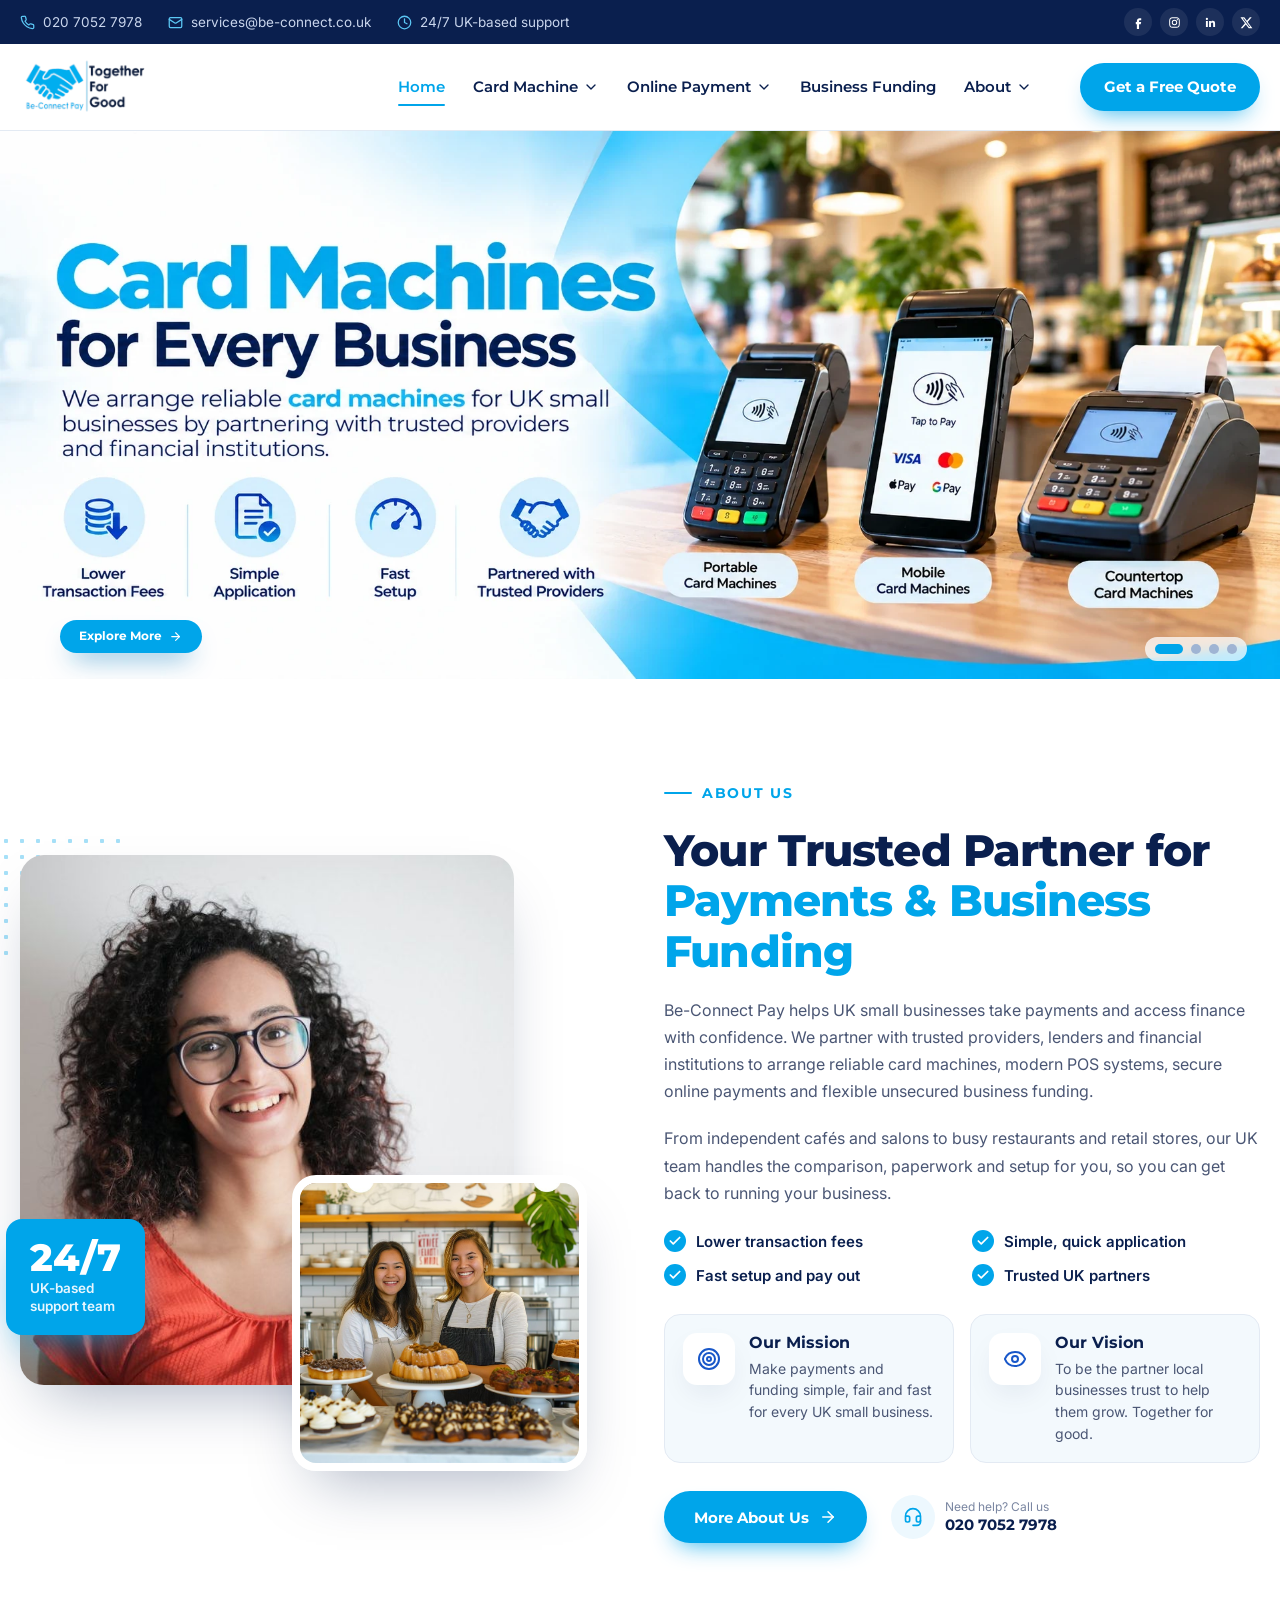
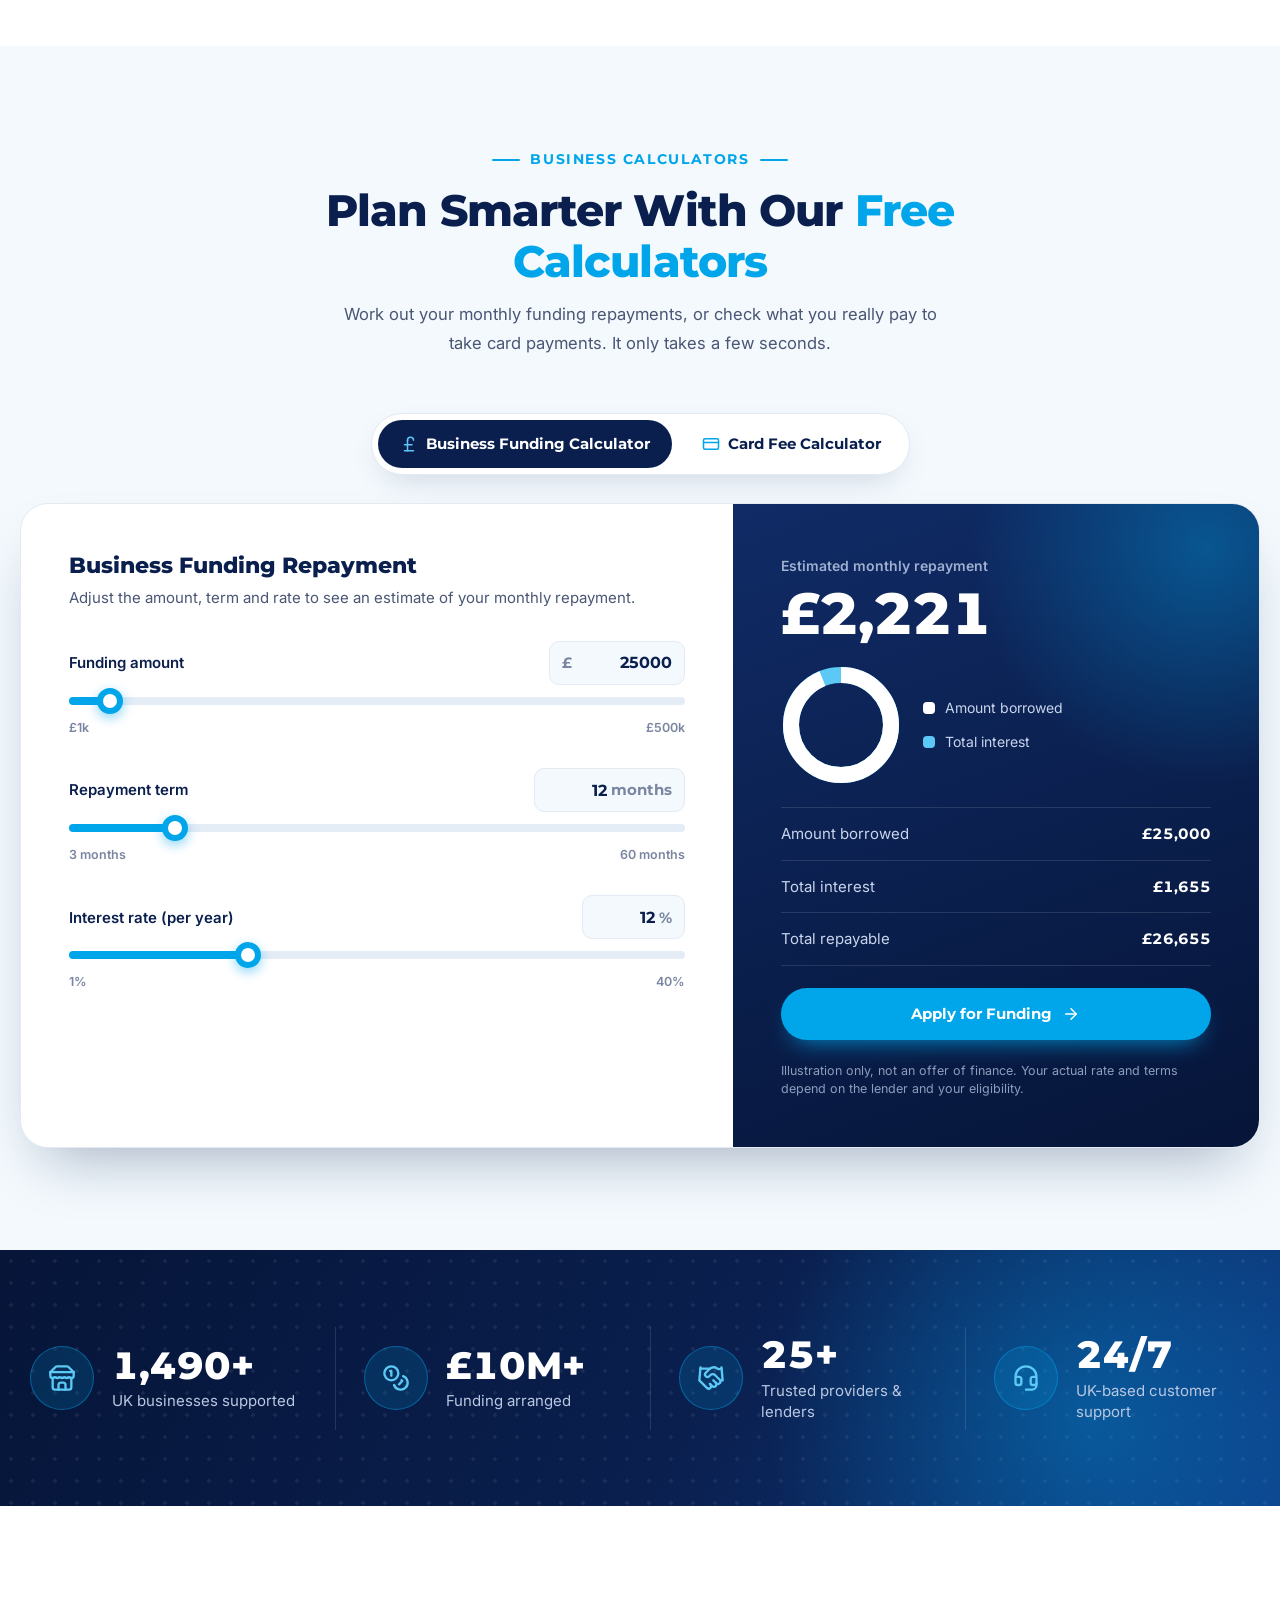
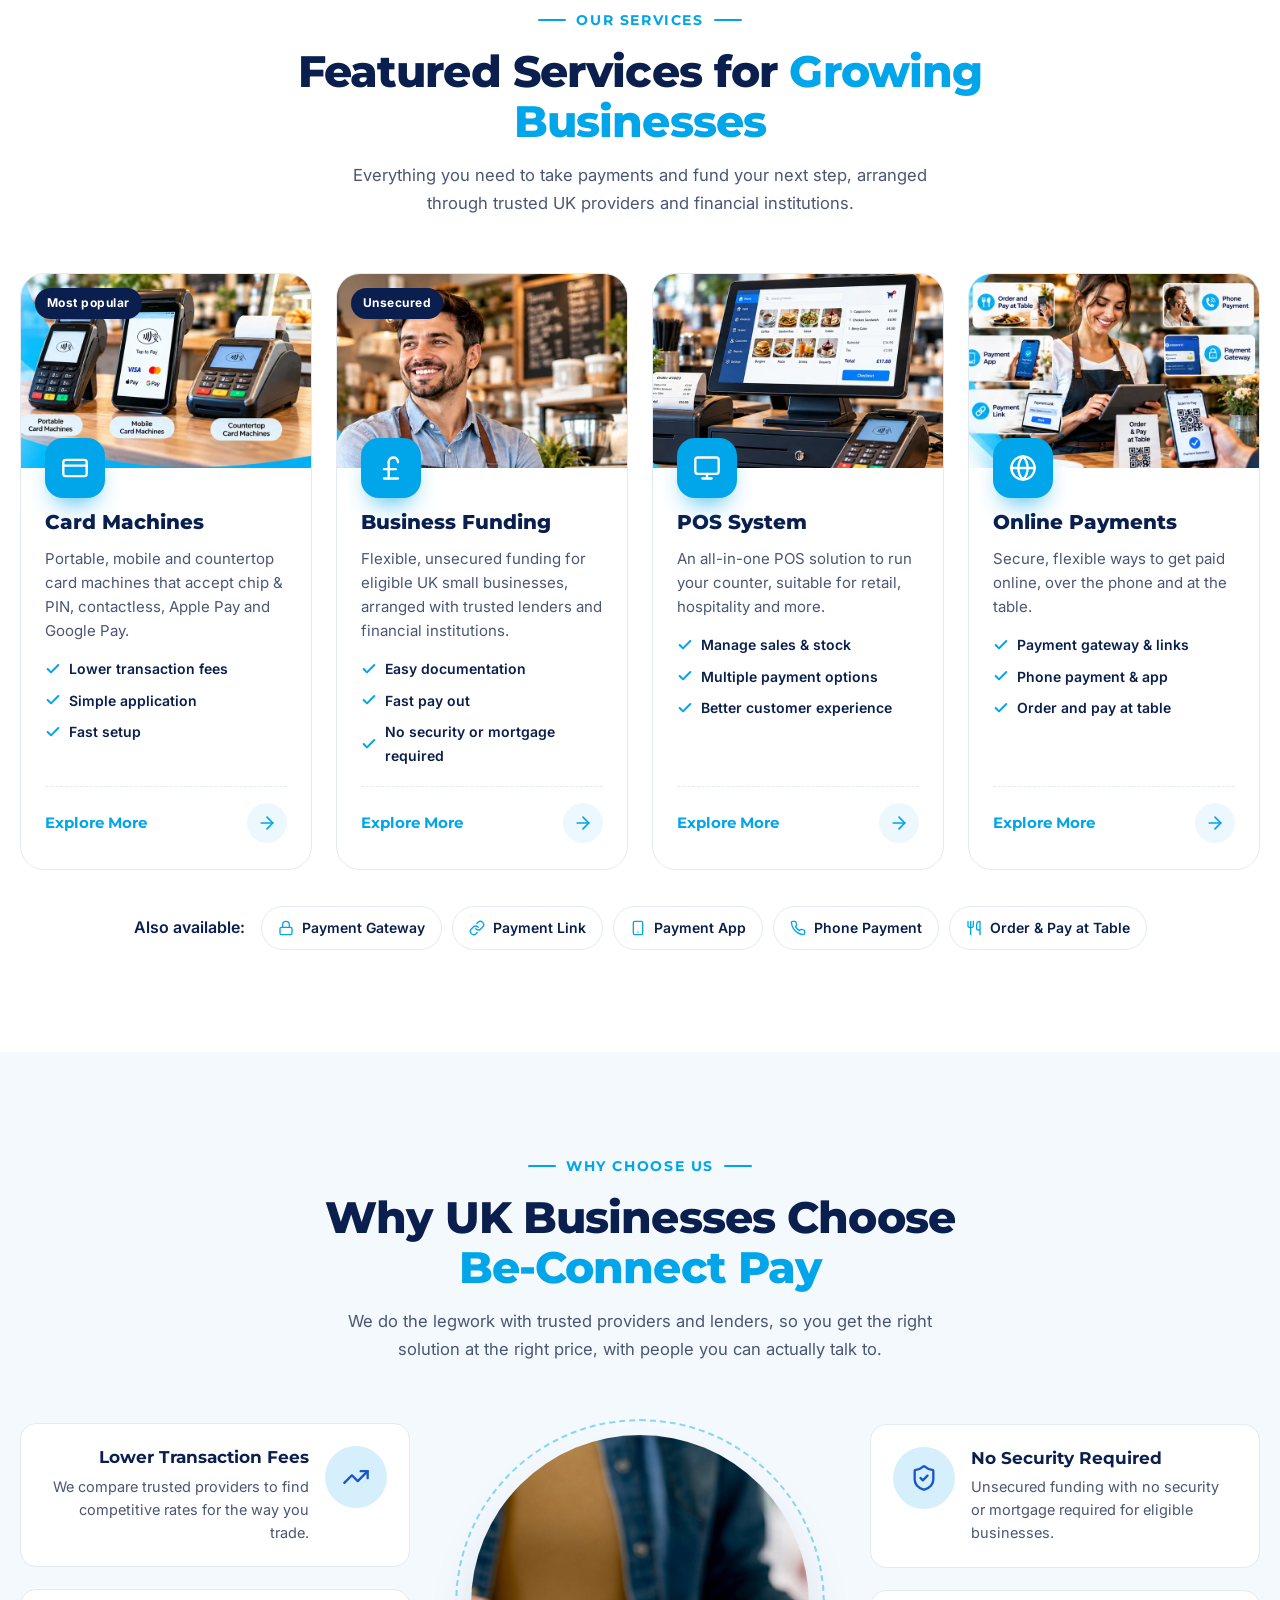
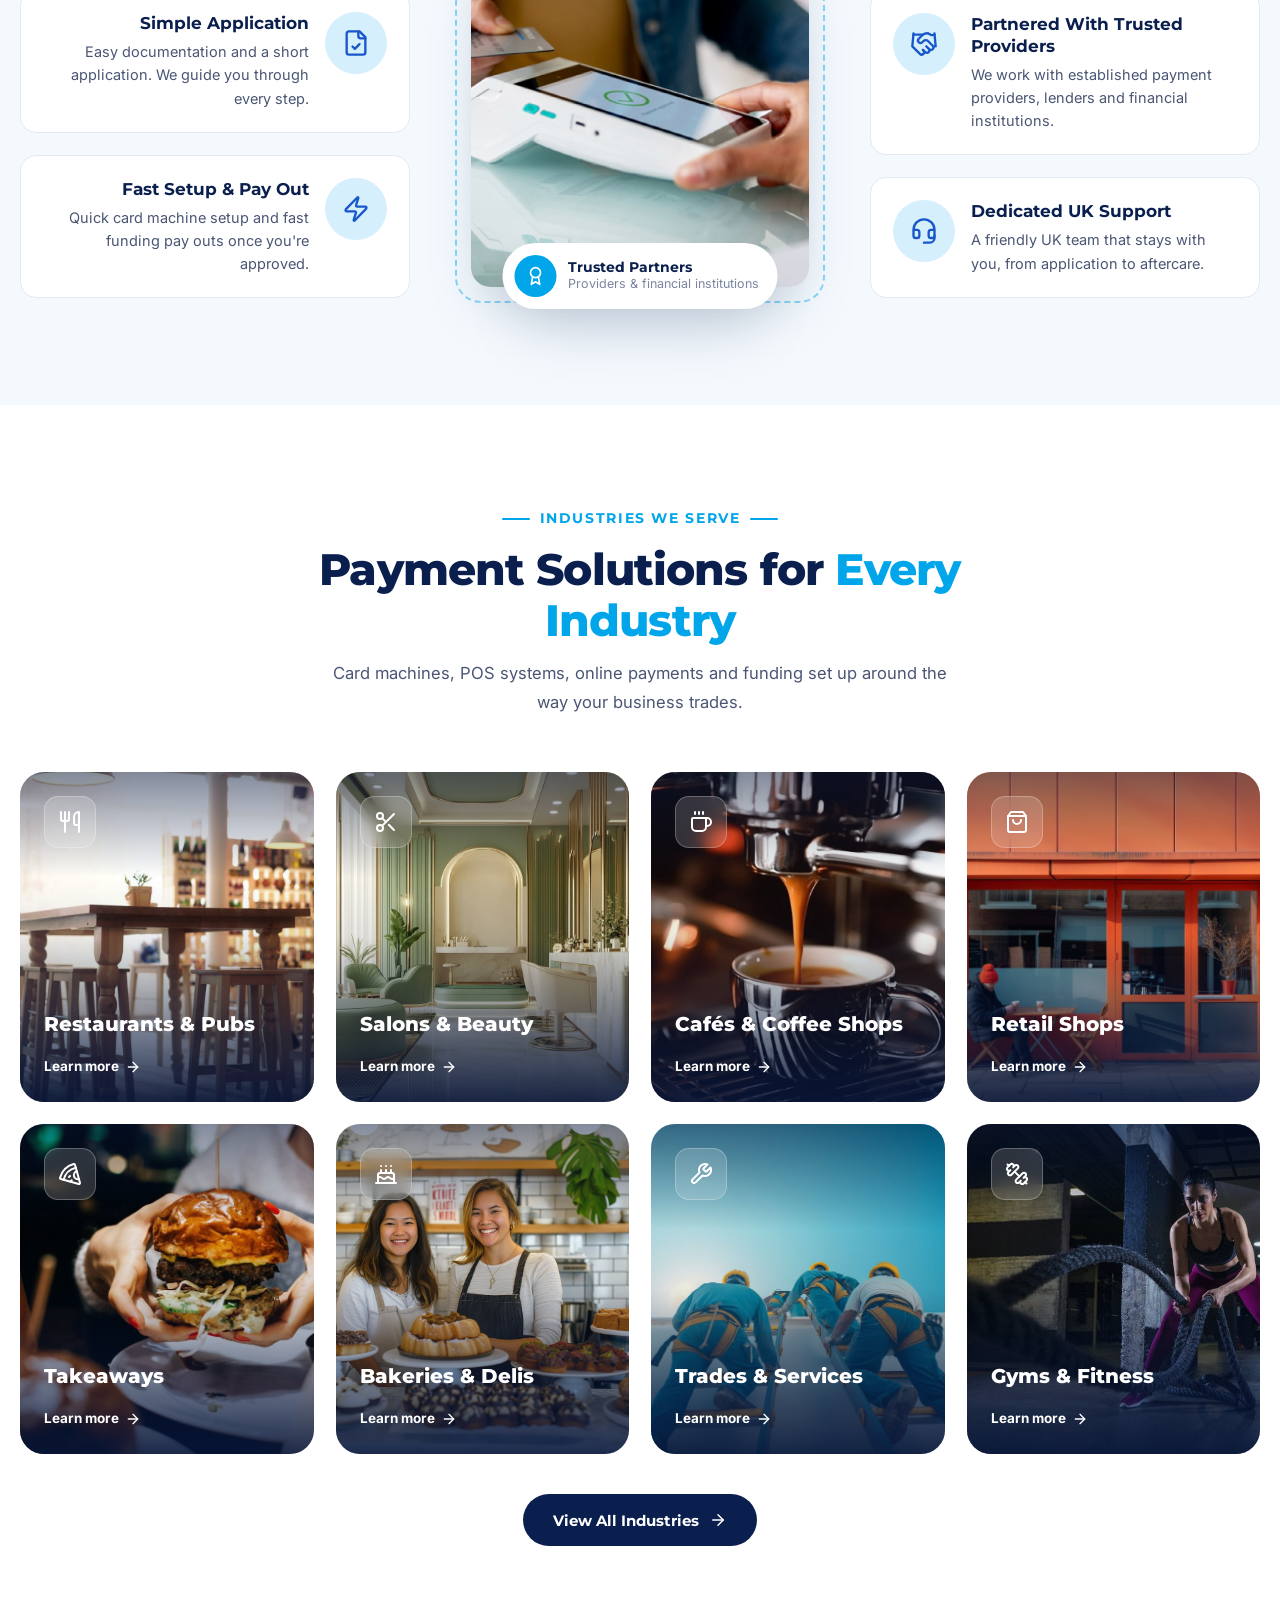
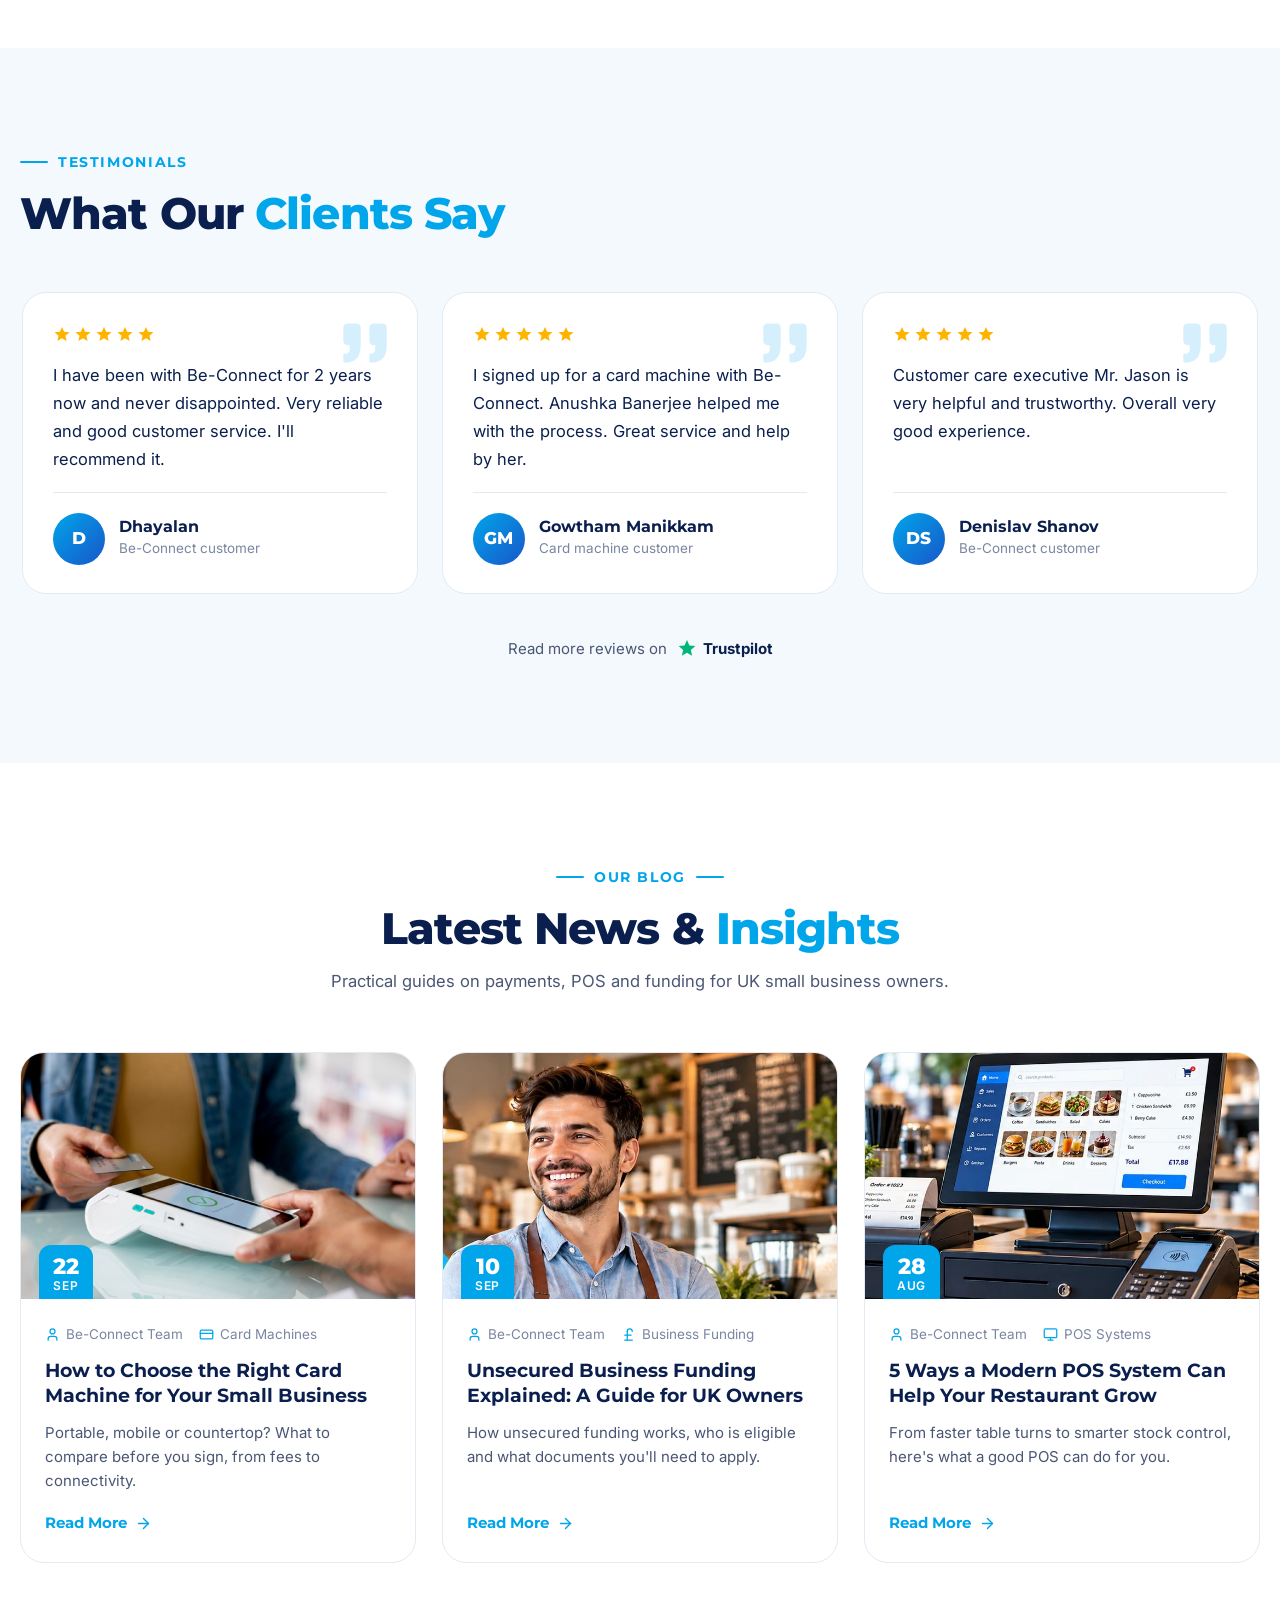
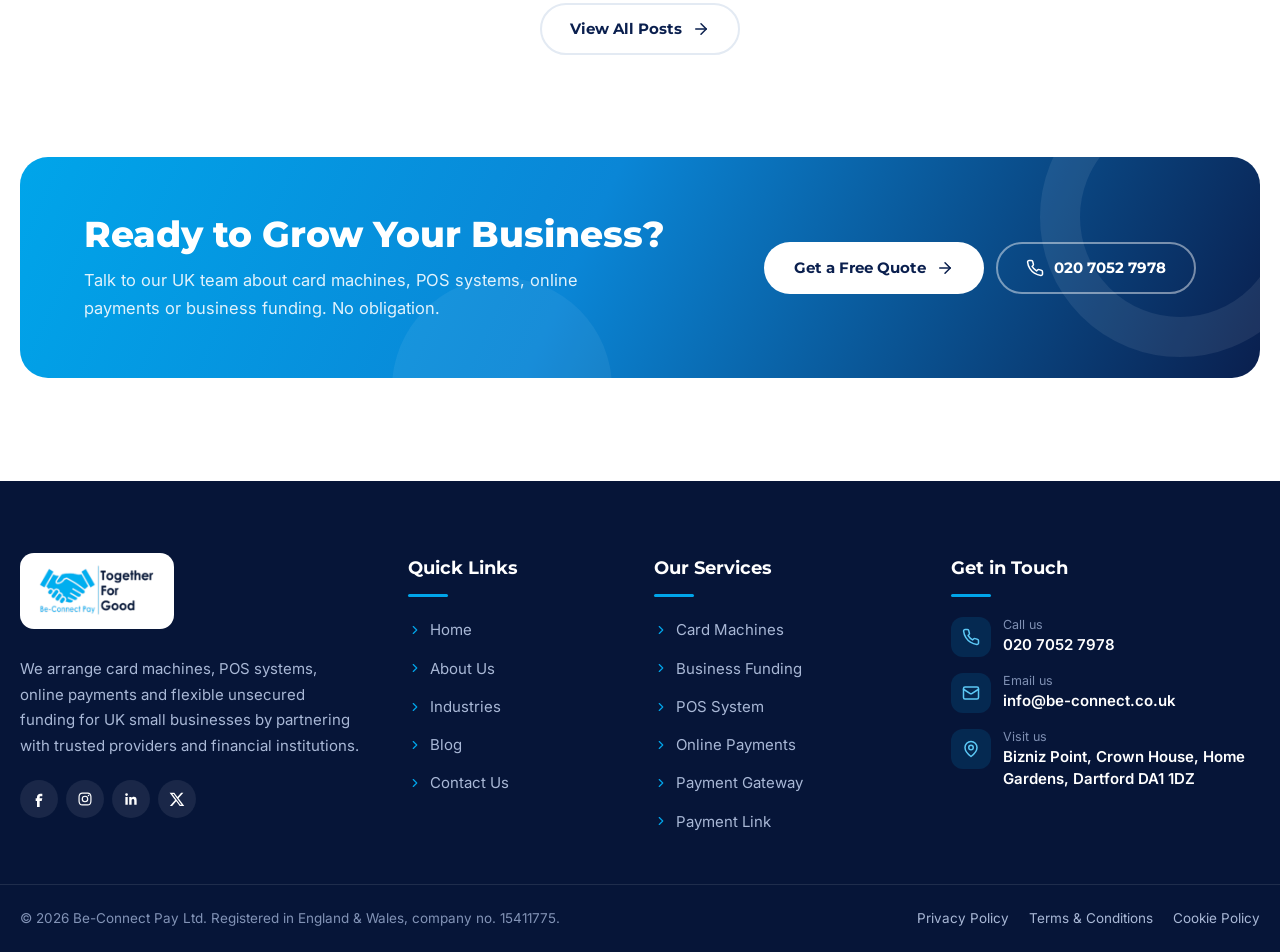
<file: index.html>
<!doctype html>
<html lang="en-GB">
<head>
<meta charset="utf-8">
<meta name="viewport" content="width=device-width, initial-scale=1, viewport-fit=cover">
<title>Card Machines, POS &amp; Business Funding for UK Businesses | Be-Connect Pay</title>
<meta name="description" content="Be-Connect Pay arranges card machines, POS systems, online payments and flexible unsecured business funding for UK small businesses, with trusted providers and UK support.">
<!--BCPAY:START-->
<link rel="preconnect" href="https://fonts.googleapis.com">
<link rel="preconnect" href="https://fonts.gstatic.com" crossorigin>
<link rel="stylesheet" href="https://fonts.googleapis.com/css2?family=Montserrat:wght@600;700;800&family=Inter:wght@400;500;600;700&display=swap">
<style>
/* ==========================================================================
   Be-Connect Pay homepage
   Every class/id starts with "bcpay-" and every rule is scoped to .bcpay-home,
   so nothing here touches the theme or other Elementor widgets.
   ========================================================================== */
.bcpay-home{
  --bcpay-blue:#00A5EA; --bcpay-blue-d:#008CCB; --bcpay-blue-l:#5CC8F5; --bcpay-blue-50:#EDF8FE; --bcpay-blue-100:#D6EFFD;
  --bcpay-royal:#1857C9; --bcpay-navy:#0A1F4E; --bcpay-navy-2:#102B66; --bcpay-navy-d:#061538;
  --bcpay-ink:#0A1F4E; --bcpay-text:#4A5674; --bcpay-muted:#7A86A1; --bcpay-line:#E3EAF3; --bcpay-soft:#F3F9FD;
  --bcpay-green:#12A866; --bcpay-star:#FFB400; --bcpay-white:#FFFFFF;
  --bcpay-fh:"Montserrat","Segoe UI",system-ui,-apple-system,sans-serif;
  --bcpay-fb:"Inter","Segoe UI",system-ui,-apple-system,sans-serif;
  --bcpay-r:16px; --bcpay-r-lg:24px;
  --bcpay-sh:0 12px 34px -14px rgb(10 31 78 / .22);
  --bcpay-sh-lg:0 30px 60px -24px rgb(10 31 78 / .35);
  --bcpay-wrap:1240px;
  position:relative;display:block;width:100%;margin:0;padding:0;background:#fff;color:var(--bcpay-text);
  font-family:var(--bcpay-fb);font-size:16px;font-weight:400;line-height:1.7;letter-spacing:normal;text-align:left;text-transform:none;
  -webkit-font-smoothing:antialiased;-webkit-text-size-adjust:100%;overflow-x:hidden;overflow-x:clip;
}
/* Scoped reset */
.bcpay-home [class*="bcpay-"],.bcpay-home [class*="bcpay-"]::before,.bcpay-home [class*="bcpay-"]::after{box-sizing:border-box}
.bcpay-home [class*="bcpay-"]{margin:0;padding:0;border:0 solid transparent;border-radius:0;background:none;box-shadow:none;outline:0;font:inherit;color:inherit;letter-spacing:inherit;line-height:inherit;text-transform:none;text-align:inherit;text-decoration:none;text-shadow:none;list-style:none;min-width:0;float:none;vertical-align:baseline;transition:none}
.bcpay-home [hidden]{display:none!important}
.bcpay-home :where(img[class*="bcpay-"]){display:block;max-width:100%;height:auto}
.bcpay-home a[class*="bcpay-"],.bcpay-home button[class*="bcpay-"]{cursor:pointer}
.bcpay-home button[class*="bcpay-"]{-webkit-appearance:none;appearance:none}
.bcpay-home [class*="bcpay-"]:focus-visible{outline:3px solid var(--bcpay-blue);outline-offset:3px;border-radius:8px}
.bcpay-home .bcpay-ic{display:inline-block;width:20px;height:20px;flex:none;fill:none;stroke:currentColor;stroke-width:2;stroke-linecap:round;stroke-linejoin:round;vertical-align:middle;overflow:visible}
.bcpay-home .bcpay-ic-fill{fill:currentColor;stroke:none}
.bcpay-home .bcpay-sprite{position:absolute;width:0;height:0;overflow:hidden}
.bcpay-home .bcpay-sr{position:absolute;width:1px;height:1px;overflow:hidden;clip:rect(0 0 0 0);white-space:nowrap}
@media (prefers-reduced-motion:reduce){.bcpay-home [class*="bcpay-"]{animation:none!important;transition:none!important;scroll-behavior:auto!important}}

/* Layout helpers */
.bcpay-home .bcpay-wrap{width:100%;max-width:calc(var(--bcpay-wrap) + 40px);margin-inline:auto;padding-inline:20px}
.bcpay-home .bcpay-sec{padding-block:clamp(64px,8vw,110px)}
.bcpay-home .bcpay-sec-soft{background:var(--bcpay-soft)}
.bcpay-home .bcpay-head{display:grid;gap:14px;margin-bottom:clamp(36px,4.5vw,56px)}
.bcpay-home .bcpay-head-center{text-align:center;justify-items:center;max-width:780px;margin-inline:auto}
.bcpay-home .bcpay-sub{display:inline-flex;align-items:center;gap:10px;font-family:var(--bcpay-fh);font-size:13.5px;font-weight:700;letter-spacing:.12em;text-transform:uppercase;color:var(--bcpay-blue)}
.bcpay-home .bcpay-sub::before,.bcpay-home .bcpay-head-center .bcpay-sub::after{content:"";width:28px;height:2px;border-radius:2px;background:currentColor}
.bcpay-home .bcpay-title{font-family:var(--bcpay-fh);font-size:clamp(28px,3.6vw,44px);font-weight:800;line-height:1.15;letter-spacing:-.02em;color:var(--bcpay-ink)}
.bcpay-home .bcpay-hl{color:var(--bcpay-blue)}
.bcpay-home .bcpay-nowrap{white-space:nowrap}
.bcpay-home .bcpay-lead{font-size:clamp(16px,1.3vw,17.5px);color:var(--bcpay-text);max-width:62ch}

/* Buttons */
.bcpay-home .bcpay-btn{display:inline-flex;align-items:center;justify-content:center;gap:10px;min-height:52px;padding:0 28px;border-radius:999px;border:2px solid transparent;font-family:var(--bcpay-fh);font-size:15px;font-weight:700;line-height:1;white-space:nowrap;transition:background-color .25s,color .25s,border-color .25s,transform .25s,box-shadow .25s}
.bcpay-home .bcpay-btn .bcpay-ic{width:18px;height:18px;transition:transform .25s}
.bcpay-home .bcpay-btn:hover .bcpay-ic-arrow{transform:translateX(4px)}
.bcpay-home .bcpay-btn-primary{background:var(--bcpay-blue);color:#fff;box-shadow:0 12px 24px -12px rgb(0 165 234 / .9)}
.bcpay-home .bcpay-btn-primary:hover{background:var(--bcpay-blue-d);color:#fff;transform:translateY(-2px)}
.bcpay-home .bcpay-btn-navy{background:var(--bcpay-navy);color:#fff}
.bcpay-home .bcpay-btn-navy:hover{background:var(--bcpay-navy-2);color:#fff;transform:translateY(-2px)}
.bcpay-home .bcpay-btn-outline{border-color:var(--bcpay-line);color:var(--bcpay-ink);background:#fff}
.bcpay-home .bcpay-btn-outline:hover{border-color:var(--bcpay-blue);color:var(--bcpay-blue)}
.bcpay-home .bcpay-btn-white{background:#fff;color:var(--bcpay-navy)}
.bcpay-home .bcpay-btn-white:hover{background:var(--bcpay-navy);color:#fff;transform:translateY(-2px)}
.bcpay-home .bcpay-btn-ghost{border-color:rgb(255 255 255 / .45);color:#fff}
.bcpay-home .bcpay-btn-ghost:hover{background:#fff;color:var(--bcpay-navy);border-color:#fff}
.bcpay-home .bcpay-link{display:inline-flex;align-items:center;gap:8px;font-family:var(--bcpay-fh);font-weight:700;font-size:14.5px;color:var(--bcpay-blue);transition:gap .25s,color .25s}
.bcpay-home .bcpay-link .bcpay-ic{width:17px;height:17px}
.bcpay-home .bcpay-link:hover{gap:12px;color:var(--bcpay-blue-d)}

/* ---------- Top bar ---------- */
.bcpay-home .bcpay-topbar{background:var(--bcpay-navy);color:#C9D5EC;font-size:13.5px}
.bcpay-home .bcpay-topbar-in{display:flex;align-items:center;justify-content:space-between;gap:16px;min-height:44px}
.bcpay-home .bcpay-topbar-list{display:flex;align-items:center;gap:26px}
.bcpay-home .bcpay-topbar-item{display:inline-flex;align-items:center;gap:8px;color:#C9D5EC;transition:color .2s}
.bcpay-home a.bcpay-topbar-item:hover{color:#fff}
.bcpay-home .bcpay-topbar-item .bcpay-ic{width:15px;height:15px;color:var(--bcpay-blue-l)}
.bcpay-home .bcpay-social{display:flex;gap:8px}
.bcpay-home .bcpay-social-a{display:grid;place-items:center;width:28px;height:28px;border-radius:50%;background:rgb(255 255 255 / .08);color:#fff;transition:background-color .2s}
.bcpay-home .bcpay-social-a:hover{background:var(--bcpay-blue);color:#fff}
.bcpay-home .bcpay-social-a .bcpay-ic{width:13px;height:13px}
@media (max-width:900px){.bcpay-home .bcpay-topbar-hide{display:none}}
@media (max-width:600px){.bcpay-home .bcpay-topbar .bcpay-social{display:none}.bcpay-home .bcpay-topbar-in{justify-content:center}.bcpay-home .bcpay-topbar-list{gap:18px}}

/* ---------- Header ---------- */
.bcpay-home .bcpay-header{position:sticky;top:0;z-index:90;background:#fff;border-bottom:1px solid var(--bcpay-line);transition:box-shadow .3s}
body.admin-bar .bcpay-home .bcpay-header{top:32px}
@media (max-width:782px){body.admin-bar .bcpay-home .bcpay-header{top:0}}
.bcpay-home .bcpay-header.bcpay-is-stuck{box-shadow:0 10px 30px -18px rgb(10 31 78 / .35)}
.bcpay-home .bcpay-header-in{display:flex;align-items:center;gap:24px;height:86px}
.bcpay-home .bcpay-logo{display:block;flex:none}
.bcpay-home .bcpay-logo-img{height:58px;width:auto}
.bcpay-home .bcpay-nav{display:flex;align-items:center;gap:4px;margin-left:auto}
.bcpay-home .bcpay-nav-item{position:relative}
.bcpay-home .bcpay-nav-link{display:inline-flex;align-items:center;gap:5px;height:86px;padding:0 12px;white-space:nowrap;font-family:var(--bcpay-fh);font-size:15px;font-weight:600;color:var(--bcpay-ink);position:relative;transition:color .2s}
.bcpay-home .bcpay-nav-link::after{content:"";position:absolute;left:12px;right:12px;bottom:24px;height:2px;border-radius:2px;background:var(--bcpay-blue);transform:scaleX(0);transform-origin:left;transition:transform .25s}
.bcpay-home .bcpay-nav-link:hover,.bcpay-home .bcpay-nav-link.bcpay-is-current,.bcpay-home .bcpay-nav-item:hover>.bcpay-nav-link{color:var(--bcpay-blue)}
.bcpay-home .bcpay-nav-link:hover::after,.bcpay-home .bcpay-nav-link.bcpay-is-current::after{transform:scaleX(1)}
.bcpay-home .bcpay-nav-link .bcpay-ic{width:16px;height:16px;transition:transform .25s}
.bcpay-home .bcpay-nav-item:hover>.bcpay-nav-link .bcpay-ic,.bcpay-home .bcpay-nav-item.bcpay-is-open>.bcpay-nav-link .bcpay-ic{transform:rotate(180deg)}
.bcpay-home .bcpay-dd{position:absolute;top:100%;left:50%;width:640px;padding:18px;border-radius:0 0 var(--bcpay-r) var(--bcpay-r);background:#fff;border-top:3px solid var(--bcpay-blue);box-shadow:var(--bcpay-sh-lg);display:grid;grid-template-columns:1fr 1fr;gap:4px;opacity:0;visibility:hidden;transform:translate(-50%,12px);transition:opacity .25s,transform .25s,visibility .25s}
.bcpay-home .bcpay-nav-item:hover>.bcpay-dd,.bcpay-home .bcpay-nav-item:focus-within>.bcpay-dd,.bcpay-home .bcpay-nav-item.bcpay-is-open>.bcpay-dd{opacity:1;visibility:visible;transform:translate(-50%,0)}
.bcpay-home .bcpay-dd-sm{width:250px;grid-template-columns:1fr}
.bcpay-home .bcpay-dd-a{display:grid;grid-template-columns:42px 1fr;gap:12px;align-items:center;padding:12px;border-radius:12px;transition:background-color .2s}
.bcpay-home .bcpay-dd-a:hover{background:var(--bcpay-blue-50)}
.bcpay-home .bcpay-dd-ic{display:grid;place-items:center;width:42px;height:42px;border-radius:12px;background:var(--bcpay-blue-100);color:var(--bcpay-royal)}
.bcpay-home .bcpay-dd-t{display:block;font-family:var(--bcpay-fh);font-weight:700;font-size:14.5px;color:var(--bcpay-ink);line-height:1.3}
.bcpay-home .bcpay-dd-d{display:block;font-size:13px;color:var(--bcpay-muted);line-height:1.4}
.bcpay-home .bcpay-header-cta{display:flex;align-items:center;gap:16px;margin-left:12px}
.bcpay-home .bcpay-call{display:flex;align-items:center;gap:10px}
.bcpay-home .bcpay-call-ic{display:grid;place-items:center;width:44px;height:44px;border-radius:50%;background:var(--bcpay-blue-50);color:var(--bcpay-blue)}
.bcpay-home .bcpay-call-t{display:block;font-size:12px;color:var(--bcpay-muted);line-height:1.2}
.bcpay-home .bcpay-call-n{display:block;font-family:var(--bcpay-fh);font-weight:700;font-size:15px;color:var(--bcpay-ink);line-height:1.3;white-space:nowrap}
.bcpay-home .bcpay-header-cta .bcpay-btn{min-height:48px;padding:0 22px;font-size:14.5px}
.bcpay-home .bcpay-burger{display:none;place-items:center;width:46px;height:46px;margin-left:auto;border-radius:12px;background:var(--bcpay-blue-50);color:var(--bcpay-navy)}
@media (max-width:1340px){.bcpay-home .bcpay-header-cta .bcpay-call{display:none}}
@media (max-width:1180px){.bcpay-home .bcpay-nav-link{padding:0 9px;font-size:14.5px}.bcpay-home .bcpay-nav-link::after{left:9px;right:9px}.bcpay-home .bcpay-header-in{gap:16px}}
@media (max-width:1060px){.bcpay-home .bcpay-nav,.bcpay-home .bcpay-header-cta{display:none}.bcpay-home .bcpay-burger{display:grid}.bcpay-home .bcpay-header-in{height:74px}.bcpay-home .bcpay-logo-img{height:50px}}

/* Mobile drawer */
.bcpay-home .bcpay-overlay{position:fixed;inset:0;z-index:98;background:rgb(6 21 56 / .55);opacity:0;visibility:hidden;transition:opacity .3s,visibility .3s}
.bcpay-home .bcpay-drawer{position:fixed;top:0;right:0;bottom:0;z-index:99;width:min(88vw,380px);background:#fff;display:flex;flex-direction:column;transform:translateX(100%);transition:transform .4s cubic-bezier(.7,0,.2,1);overflow-y:auto}
.bcpay-home.bcpay-menu-open .bcpay-overlay{opacity:1;visibility:visible}
.bcpay-home.bcpay-menu-open .bcpay-drawer{transform:none}
.bcpay-home .bcpay-drawer-top{display:flex;align-items:center;justify-content:space-between;padding:16px 20px;border-bottom:1px solid var(--bcpay-line)}
.bcpay-home .bcpay-drawer-top .bcpay-logo-img{height:46px}
.bcpay-home .bcpay-close{display:grid;place-items:center;width:42px;height:42px;border-radius:50%;background:var(--bcpay-blue-50);color:var(--bcpay-navy)}
.bcpay-home .bcpay-mnav{display:grid;padding:8px 20px}
.bcpay-home .bcpay-mnav-a{display:flex;align-items:center;justify-content:space-between;width:100%;padding:15px 0;border-bottom:1px solid var(--bcpay-line);font-family:var(--bcpay-fh);font-weight:700;font-size:16px;color:var(--bcpay-ink);text-align:left}
.bcpay-home .bcpay-mnav-a .bcpay-ic{width:18px;height:18px;color:var(--bcpay-blue);transition:transform .25s}
.bcpay-home .bcpay-mnav-a[aria-expanded="true"] .bcpay-ic{transform:rotate(180deg)}
.bcpay-home .bcpay-msub{display:grid;padding:6px 0 10px 14px;border-bottom:1px solid var(--bcpay-line)}
.bcpay-home .bcpay-msub-a{padding:9px 0;font-size:15px;font-weight:500;color:var(--bcpay-text)}
.bcpay-home .bcpay-msub-a:hover{color:var(--bcpay-blue)}
.bcpay-home .bcpay-drawer-foot{margin-top:auto;padding:20px;display:grid;gap:10px;background:var(--bcpay-soft)}
.bcpay-home .bcpay-drawer-foot .bcpay-btn{width:100%}

/* ---------- Hero slider ---------- */
.bcpay-home .bcpay-hero{position:relative;background:#fff}
.bcpay-home .bcpay-hero-track{position:relative;max-width:1920px;margin-inline:auto;aspect-ratio:1916/821;overflow:hidden;background:var(--bcpay-blue-50);touch-action:pan-y}
.bcpay-home .bcpay-slide{position:absolute;inset:0;opacity:0;visibility:hidden;transition:opacity .9s ease,visibility .9s}
.bcpay-home .bcpay-slide.bcpay-is-active{opacity:1;visibility:visible;z-index:1}
.bcpay-home .bcpay-slide-img{width:100%;height:100%;object-fit:cover;transform:scale(1.03);transition:transform 7s ease-out}
.bcpay-home .bcpay-slide.bcpay-is-active .bcpay-slide-img{transform:scale(1)}
/* "Explore More" sits in the empty strip under each banner's icon row */
.bcpay-home .bcpay-hero-cta{position:absolute;left:4.65%;top:var(--bcpay-cta-top,90%);display:inline-flex;align-items:center;gap:.6em;padding:.85em 1.7em;border-radius:999px;background:var(--bcpay-blue);color:#fff;font-family:var(--bcpay-fh);font-size:clamp(11.5px,.86vw,17px);font-weight:700;line-height:1;white-space:nowrap;box-shadow:0 14px 26px -12px rgb(0 120 190 / .9);opacity:0;transform:translateY(14px);transition:opacity .6s .45s,transform .6s .45s,background-color .25s}
.bcpay-home .bcpay-hero-cta .bcpay-ic{width:1.15em;height:1.15em;transition:transform .25s}
.bcpay-home .bcpay-hero-cta:hover{background:var(--bcpay-navy);color:#fff}
.bcpay-home .bcpay-hero-cta:hover .bcpay-ic{transform:translateX(4px)}
.bcpay-home .bcpay-slide.bcpay-is-active .bcpay-hero-cta{opacity:1;transform:none}
.bcpay-home .bcpay-hero-arrow{position:absolute;top:50%;z-index:3;display:grid;place-items:center;width:48px;height:48px;margin-top:-24px;border-radius:50%;background:rgb(255 255 255 / .92);color:var(--bcpay-navy);box-shadow:var(--bcpay-sh);opacity:0;transition:opacity .3s,background-color .2s,color .2s}
.bcpay-home .bcpay-hero-arrow:hover{background:var(--bcpay-blue);color:#fff}
.bcpay-home .bcpay-hero-prev{left:14px}
.bcpay-home .bcpay-hero-next{right:14px}
.bcpay-home .bcpay-hero-track:hover .bcpay-hero-arrow,.bcpay-home .bcpay-hero-arrow:focus-visible{opacity:1}
.bcpay-home .bcpay-hero-dots{position:absolute;right:2.6%;bottom:3.4%;z-index:3;display:flex;gap:8px;padding:7px 10px;border-radius:999px;background:rgb(255 255 255 / .75);backdrop-filter:blur(6px)}
.bcpay-home .bcpay-hero-dot{width:10px;height:10px;border-radius:999px;background:#9FB4D3;transition:width .3s,background-color .3s}
.bcpay-home .bcpay-hero-dot[aria-current="true"]{width:28px;background:var(--bcpay-blue)}
.bcpay-home .bcpay-hero-mbar{display:none}
@media (max-width:767px){
  .bcpay-home .bcpay-hero-cta{display:none}
  .bcpay-home .bcpay-hero-arrow{opacity:1;width:34px;height:34px;margin-top:-17px}
  .bcpay-home .bcpay-hero-arrow .bcpay-ic{width:16px;height:16px}
  .bcpay-home .bcpay-hero-prev{left:6px}.bcpay-home .bcpay-hero-next{right:6px}
  .bcpay-home .bcpay-hero-dots{right:auto;left:50%;bottom:6px;transform:translateX(-50%);padding:5px 7px;gap:6px}
  .bcpay-home .bcpay-hero-dot{width:7px;height:7px}
  .bcpay-home .bcpay-hero-dot[aria-current="true"]{width:18px}
  .bcpay-home .bcpay-hero-mbar{display:block;padding:14px 20px 4px}
  .bcpay-home .bcpay-hero-mbar .bcpay-btn{width:100%}
}

/* ---------- About ---------- */
.bcpay-home .bcpay-about{display:grid;grid-template-columns:minmax(0,1fr) minmax(0,1.05fr);gap:clamp(40px,6vw,90px);align-items:center}
.bcpay-home .bcpay-about-media{position:relative;padding:0 13% 15% 0}
.bcpay-home .bcpay-about-media::before{content:"";position:absolute;left:-22px;top:-22px;width:130px;height:130px;background-image:radial-gradient(var(--bcpay-blue) 2px,transparent 2.5px);background-size:16px 16px;opacity:.35;z-index:0}
.bcpay-home .bcpay-about-main{position:relative;z-index:1;width:100%;aspect-ratio:4/4.3;object-fit:cover;object-position:50% 30%;border-radius:var(--bcpay-r-lg);box-shadow:var(--bcpay-sh-lg)}
.bcpay-home .bcpay-about-sm{position:absolute;right:0;bottom:0;z-index:2;width:52%;aspect-ratio:1;object-fit:cover;border-radius:var(--bcpay-r-lg);border:8px solid #fff;box-shadow:var(--bcpay-sh-lg)}
.bcpay-home .bcpay-about-badge{position:absolute;z-index:3;left:-14px;bottom:22%;display:grid;gap:2px;padding:20px 24px;border-radius:var(--bcpay-r);background:var(--bcpay-blue);color:#fff;box-shadow:0 20px 40px -18px rgb(0 165 234 / .9);animation:bcpay-float 6s ease-in-out infinite}
.bcpay-home .bcpay-about-badge-n{font-family:var(--bcpay-fh);font-size:38px;font-weight:800;line-height:1}
.bcpay-home .bcpay-about-badge-t{font-size:13.5px;font-weight:600;line-height:1.35;color:#E6F6FE}
@keyframes bcpay-float{0%,100%{transform:translateY(0)}50%{transform:translateY(-10px)}}
.bcpay-home .bcpay-about-copy{display:grid;gap:20px}
.bcpay-home .bcpay-about-p{color:var(--bcpay-text)}
.bcpay-home .bcpay-checks{display:grid;grid-template-columns:1fr 1fr;gap:12px 20px;margin-top:4px}
.bcpay-home .bcpay-check{display:flex;align-items:flex-start;gap:10px;font-weight:600;color:var(--bcpay-ink);font-size:15px;line-height:1.5}
.bcpay-home .bcpay-check .bcpay-ic{width:22px;height:22px;padding:4px;border-radius:50%;background:var(--bcpay-blue);color:#fff;stroke-width:3;margin-top:-1px}
.bcpay-home .bcpay-about-boxes{display:grid;grid-template-columns:1fr 1fr;gap:16px;margin-top:6px}
.bcpay-home .bcpay-about-box{display:grid;grid-template-columns:52px 1fr;gap:14px;align-items:start;padding:18px;border-radius:var(--bcpay-r);background:var(--bcpay-soft);border:1px solid var(--bcpay-line)}
.bcpay-home .bcpay-about-box-ic{display:grid;place-items:center;width:52px;height:52px;border-radius:14px;background:#fff;color:var(--bcpay-royal);box-shadow:var(--bcpay-sh)}
.bcpay-home .bcpay-about-box-ic .bcpay-ic{width:24px;height:24px}
.bcpay-home .bcpay-about-box-t{display:block;font-family:var(--bcpay-fh);font-weight:700;font-size:16px;color:var(--bcpay-ink);line-height:1.3;margin-bottom:4px}
.bcpay-home .bcpay-about-box-d{display:block;font-size:14px;line-height:1.55}
.bcpay-home .bcpay-about-actions{display:flex;align-items:center;gap:24px;flex-wrap:wrap;margin-top:8px}
@media (max-width:980px){.bcpay-home .bcpay-about{grid-template-columns:minmax(0,1fr)}.bcpay-home .bcpay-about-media{max-width:560px;width:100%;justify-self:center}}
@media (max-width:560px){.bcpay-home .bcpay-checks,.bcpay-home .bcpay-about-boxes{grid-template-columns:minmax(0,1fr)}.bcpay-home .bcpay-about-badge{left:0;padding:14px 16px}.bcpay-home .bcpay-about-badge-n{font-size:28px}.bcpay-home .bcpay-about-actions .bcpay-btn{width:100%}}

/* ---------- Calculator ---------- */
.bcpay-home .bcpay-tabs{display:flex;justify-content:center;gap:8px;margin:0 auto 28px;padding:6px;border-radius:999px;background:#fff;border:1px solid var(--bcpay-line);width:max-content;max-width:100%;box-shadow:var(--bcpay-sh)}
.bcpay-home .bcpay-tab{display:inline-flex;align-items:center;gap:8px;min-height:48px;padding:0 22px;border-radius:999px;font-family:var(--bcpay-fh);font-weight:700;font-size:14.5px;color:var(--bcpay-ink);background:transparent;transition:background-color .25s,color .25s}
.bcpay-home .bcpay-tab .bcpay-ic{width:18px;height:18px;color:var(--bcpay-blue)}
.bcpay-home .bcpay-tab:hover{color:var(--bcpay-blue);background:var(--bcpay-blue-50)}
.bcpay-home .bcpay-tab[aria-selected="true"]{background:var(--bcpay-navy);color:#fff}
.bcpay-home .bcpay-tab[aria-selected="true"] .bcpay-ic{color:var(--bcpay-blue-l)}
.bcpay-home .bcpay-calc{display:grid;grid-template-columns:minmax(0,1.15fr) minmax(0,.85fr);border-radius:28px;overflow:hidden;background:#fff;border:1px solid var(--bcpay-line);box-shadow:var(--bcpay-sh-lg)}
.bcpay-home .bcpay-calc-form{display:grid;gap:30px;align-content:start;padding:clamp(24px,4vw,48px)}
.bcpay-home .bcpay-calc-h{font-family:var(--bcpay-fh);font-size:22px;font-weight:800;color:var(--bcpay-ink);line-height:1.25}
.bcpay-home .bcpay-calc-hp{font-size:15px;margin-top:6px}
.bcpay-home .bcpay-ctl{display:grid;gap:12px}
.bcpay-home .bcpay-ctl-top{display:flex;align-items:center;justify-content:space-between;gap:12px}
.bcpay-home .bcpay-ctl-label{font-weight:600;color:var(--bcpay-ink);font-size:15px}
.bcpay-home .bcpay-ctl-box{display:flex;align-items:center;gap:4px;height:44px;padding:0 12px;border-radius:10px;border:1.5px solid var(--bcpay-line);background:var(--bcpay-soft);font-family:var(--bcpay-fh);font-weight:700;color:var(--bcpay-ink);transition:border-color .2s}
.bcpay-home .bcpay-ctl-box:focus-within{border-color:var(--bcpay-blue);background:#fff;box-shadow:0 0 0 4px var(--bcpay-blue-100)}
.bcpay-home .bcpay-ctl-num:focus-visible{outline:0}
.bcpay-home .bcpay-ctl-unit{font-size:15px;color:var(--bcpay-muted)}
.bcpay-home .bcpay-ctl-num{width:96px;height:100%;font-family:var(--bcpay-fh);font-size:16px;font-weight:700;color:var(--bcpay-ink);text-align:right;background:transparent;-moz-appearance:textfield}
.bcpay-home .bcpay-ctl-num::-webkit-outer-spin-button,.bcpay-home .bcpay-ctl-num::-webkit-inner-spin-button{-webkit-appearance:none;margin:0}
.bcpay-home .bcpay-range{-webkit-appearance:none;appearance:none;display:block;width:100%;height:8px;border-radius:8px;background:linear-gradient(90deg,var(--bcpay-blue) var(--bcpay-p,50%),#E4ECF5 var(--bcpay-p,50%));cursor:pointer}
.bcpay-home .bcpay-range::-webkit-slider-thumb{-webkit-appearance:none;width:26px;height:26px;border-radius:50%;background:#fff;border:6px solid var(--bcpay-blue);box-shadow:0 4px 12px rgb(0 165 234 / .45)}
.bcpay-home .bcpay-range::-moz-range-thumb{width:16px;height:16px;border-radius:50%;background:#fff;border:6px solid var(--bcpay-blue);box-shadow:0 4px 12px rgb(0 165 234 / .45)}
.bcpay-home .bcpay-range:focus-visible{outline:3px solid var(--bcpay-blue-100);outline-offset:6px}
.bcpay-home .bcpay-ticks{display:flex;justify-content:space-between;font-size:12.5px;font-weight:600;color:var(--bcpay-muted)}
.bcpay-home .bcpay-calc-out{position:relative;overflow:hidden;display:grid;gap:22px;align-content:start;padding:clamp(24px,4vw,48px);background:linear-gradient(160deg,var(--bcpay-navy-2),var(--bcpay-navy-d));color:#C9D5EC}
.bcpay-home .bcpay-calc-out::before{content:"";position:absolute;right:-35%;top:-30%;width:90%;aspect-ratio:1;border-radius:50%;background:radial-gradient(closest-side,rgb(0 165 234 / .38),transparent)}
.bcpay-home .bcpay-calc-out>*{position:relative}
.bcpay-home .bcpay-out-label{font-size:14px;font-weight:600;color:#9FB0D0}
.bcpay-home .bcpay-out-big{font-family:var(--bcpay-fh);font-size:clamp(40px,4.6vw,58px);font-weight:800;line-height:1;color:#fff;letter-spacing:-.03em;font-variant-numeric:tabular-nums;margin-top:6px}
.bcpay-home .bcpay-out-big-s{font-size:16px;font-weight:600;color:#9FB0D0;letter-spacing:0}
.bcpay-home .bcpay-donut-row{display:flex;align-items:center;gap:22px}
.bcpay-home .bcpay-donut{width:120px;height:120px;flex:none;transform:rotate(-90deg)}
.bcpay-home .bcpay-donut-bg{fill:none;stroke:var(--bcpay-blue-l);stroke-width:16}
.bcpay-home .bcpay-donut-fg{fill:none;stroke:#fff;stroke-width:16;transition:stroke-dasharray .4s}
.bcpay-home .bcpay-legend{display:grid;gap:10px;font-size:14px}
.bcpay-home .bcpay-legend-i{display:flex;align-items:center;gap:10px}
.bcpay-home .bcpay-legend-i::before{content:"";width:12px;height:12px;border-radius:4px;background:#fff}
.bcpay-home .bcpay-legend-i.bcpay-legend-int::before{background:var(--bcpay-blue-l)}
.bcpay-home .bcpay-kv{display:grid;border-top:1px solid rgb(255 255 255 / .12)}
.bcpay-home .bcpay-kv-row{display:flex;justify-content:space-between;gap:12px;padding:13px 0;border-bottom:1px solid rgb(255 255 255 / .12);font-size:15px}
.bcpay-home .bcpay-kv-v{font-family:var(--bcpay-fh);font-weight:700;color:#fff;font-variant-numeric:tabular-nums}
.bcpay-home .bcpay-save{padding:14px 16px;border-radius:14px;background:rgb(0 165 234 / .14);border:1px solid rgb(0 165 234 / .35);font-size:14.5px;color:#DDF3FC}
.bcpay-home .bcpay-save-b{font-weight:700;color:#fff}
.bcpay-home .bcpay-calc-out .bcpay-btn{width:100%}
.bcpay-home .bcpay-fine{font-size:12.5px;color:#8D9DBE;line-height:1.5}
@media (max-width:900px){.bcpay-home .bcpay-calc{grid-template-columns:minmax(0,1fr)}}
@media (max-width:560px){.bcpay-home .bcpay-tabs{width:100%}.bcpay-home .bcpay-tab{flex:1;justify-content:center;padding:0 10px;font-size:13px;white-space:normal;line-height:1.2;text-align:center}.bcpay-home .bcpay-tab .bcpay-ic{display:none}.bcpay-home .bcpay-ctl-top{flex-wrap:wrap}.bcpay-home .bcpay-donut{width:96px;height:96px}}

/* ---------- Stats ---------- */
.bcpay-home .bcpay-stats{position:relative;overflow:hidden;background:linear-gradient(120deg,var(--bcpay-navy-d) 0%,var(--bcpay-navy) 55%,#0E3C86 100%);color:#C9D5EC;padding-block:clamp(56px,6vw,80px)}
.bcpay-home .bcpay-stats::before{content:"";position:absolute;inset:0;background-image:radial-gradient(rgb(255 255 255 / .07) 1.5px,transparent 2px);background-size:22px 22px;pointer-events:none}
.bcpay-home .bcpay-stats::after{content:"";position:absolute;right:-10%;top:-60%;width:50%;aspect-ratio:1;border-radius:50%;background:radial-gradient(closest-side,rgb(0 165 234 / .35),transparent);pointer-events:none}
.bcpay-home .bcpay-stats-grid{position:relative;z-index:1;display:grid;grid-template-columns:repeat(4,minmax(0,1fr));gap:20px}
.bcpay-home .bcpay-stat{display:flex;align-items:center;gap:18px;padding:8px 10px}
.bcpay-home .bcpay-stat+.bcpay-stat{border-left:1px solid rgb(255 255 255 / .12);padding-left:28px}
.bcpay-home .bcpay-stat-ic{display:grid;place-items:center;width:64px;height:64px;flex:none;border-radius:50%;background:rgb(0 165 234 / .16);border:1px solid rgb(0 165 234 / .45);color:var(--bcpay-blue-l)}
.bcpay-home .bcpay-stat-ic .bcpay-ic{width:28px;height:28px}
.bcpay-home .bcpay-stat-n{display:block;font-family:var(--bcpay-fh);font-size:clamp(30px,3vw,40px);font-weight:800;color:#fff;line-height:1.05;font-variant-numeric:tabular-nums}
.bcpay-home .bcpay-stat-t{display:block;font-size:15px;color:#B9C7E2;line-height:1.4;margin-top:4px}
@media (max-width:980px){.bcpay-home .bcpay-stats-grid{grid-template-columns:repeat(2,minmax(0,1fr));gap:28px 20px}.bcpay-home .bcpay-stat:nth-child(3){border-left:0;padding-left:10px}}
@media (max-width:520px){.bcpay-home .bcpay-stats-grid{grid-template-columns:minmax(0,1fr)}.bcpay-home .bcpay-stat+.bcpay-stat{border-left:0;padding-left:10px;border-top:1px solid rgb(255 255 255 / .12);padding-top:24px}}

/* ---------- Services ---------- */
.bcpay-home .bcpay-svc-grid{display:grid;grid-template-columns:repeat(4,minmax(0,1fr));gap:24px}
.bcpay-home .bcpay-svc{position:relative;display:flex;flex-direction:column;border-radius:var(--bcpay-r-lg);background:#fff;border:1px solid var(--bcpay-line);overflow:hidden;transition:transform .35s,box-shadow .35s,border-color .35s}
.bcpay-home .bcpay-svc:hover{transform:translateY(-8px);box-shadow:var(--bcpay-sh-lg);border-color:transparent}
.bcpay-home .bcpay-svc-media{position:relative;display:block;aspect-ratio:3/2;overflow:hidden}
.bcpay-home .bcpay-svc-img{width:100%;height:100%;object-fit:cover;transition:transform .7s}
.bcpay-home .bcpay-svc:hover .bcpay-svc-img{transform:scale(1.07)}
.bcpay-home .bcpay-svc-tag{position:absolute;left:14px;top:14px;padding:5px 12px;border-radius:999px;background:var(--bcpay-navy);color:#fff;font-size:12px;font-weight:700;letter-spacing:.04em}
.bcpay-home .bcpay-svc-body{position:relative;display:flex;flex-direction:column;gap:12px;flex:1;padding:42px 24px 26px}
.bcpay-home .bcpay-svc-ic{position:absolute;top:-30px;left:24px;display:grid;place-items:center;width:60px;height:60px;border-radius:18px;background:var(--bcpay-blue);color:#fff;box-shadow:0 14px 26px -12px rgb(0 165 234 / .9);transition:background-color .3s,transform .3s}
.bcpay-home .bcpay-svc-ic .bcpay-ic{width:28px;height:28px}
.bcpay-home .bcpay-svc:hover .bcpay-svc-ic{background:var(--bcpay-navy);transform:rotateY(180deg)}
.bcpay-home .bcpay-svc-t{font-family:var(--bcpay-fh);font-size:20px;font-weight:800;color:var(--bcpay-ink);line-height:1.25}
.bcpay-home .bcpay-svc-d{font-size:15px;line-height:1.6}
.bcpay-home .bcpay-svc-list{display:grid;gap:8px;margin:2px 0 6px}
.bcpay-home .bcpay-svc-li{display:flex;align-items:center;gap:8px;font-size:14px;font-weight:600;color:var(--bcpay-ink)}
.bcpay-home .bcpay-svc-li .bcpay-ic{width:16px;height:16px;color:var(--bcpay-blue);stroke-width:3}
.bcpay-home .bcpay-svc-foot{margin-top:auto;padding-top:16px;border-top:1px dashed var(--bcpay-line);display:flex;justify-content:space-between;align-items:center}
.bcpay-home .bcpay-svc-go{display:grid;place-items:center;width:40px;height:40px;border-radius:50%;background:var(--bcpay-blue-50);color:var(--bcpay-blue);transition:background-color .25s,color .25s,transform .25s}
.bcpay-home .bcpay-svc:hover .bcpay-svc-go{background:var(--bcpay-blue);color:#fff;transform:rotate(-45deg)}
.bcpay-home .bcpay-also{display:flex;align-items:center;justify-content:center;flex-wrap:wrap;gap:10px;margin-top:36px}
.bcpay-home .bcpay-also-t{font-weight:600;color:var(--bcpay-ink);margin-right:6px}
.bcpay-home .bcpay-chip{display:inline-flex;align-items:center;gap:8px;padding:9px 16px;border-radius:999px;background:#fff;border:1px solid var(--bcpay-line);font-size:14px;font-weight:600;color:var(--bcpay-ink);transition:border-color .2s,color .2s,background-color .2s}
.bcpay-home .bcpay-chip .bcpay-ic{width:16px;height:16px;color:var(--bcpay-blue)}
.bcpay-home .bcpay-chip:hover{border-color:var(--bcpay-blue);color:var(--bcpay-blue);background:var(--bcpay-blue-50)}
@media (max-width:1100px){.bcpay-home .bcpay-svc-grid{grid-template-columns:repeat(2,minmax(0,1fr))}}
@media (max-width:600px){.bcpay-home .bcpay-svc-grid{grid-template-columns:minmax(0,1fr)}}

/* ---------- Why choose us ---------- */
.bcpay-home .bcpay-why{display:grid;grid-template-columns:minmax(0,1fr) minmax(0,.95fr) minmax(0,1fr);gap:clamp(24px,3.5vw,48px);align-items:center}
.bcpay-home .bcpay-why-col{display:grid;gap:22px}
.bcpay-home .bcpay-why-item{display:grid;grid-template-columns:62px minmax(0,1fr);gap:16px;align-items:start;padding:22px;border-radius:var(--bcpay-r);background:#fff;border:1px solid var(--bcpay-line);transition:box-shadow .3s,border-color .3s,transform .3s}
.bcpay-home .bcpay-why-item:hover{box-shadow:var(--bcpay-sh);border-color:var(--bcpay-blue-100);transform:translateY(-3px)}
.bcpay-home .bcpay-why-left .bcpay-why-item{grid-template-columns:minmax(0,1fr) 62px;text-align:right}
.bcpay-home .bcpay-why-left .bcpay-why-ic{order:2}
.bcpay-home .bcpay-why-ic{display:grid;place-items:center;width:62px;height:62px;border-radius:50%;background:var(--bcpay-blue-100);color:var(--bcpay-royal);transition:background-color .3s,color .3s}
.bcpay-home .bcpay-why-ic .bcpay-ic{width:28px;height:28px}
.bcpay-home .bcpay-why-item:hover .bcpay-why-ic{background:var(--bcpay-blue);color:#fff}
.bcpay-home .bcpay-why-t{display:block;font-family:var(--bcpay-fh);font-weight:700;font-size:17px;color:var(--bcpay-ink);line-height:1.3;margin-bottom:6px}
.bcpay-home .bcpay-why-d{display:block;font-size:14.5px;line-height:1.6}
.bcpay-home .bcpay-why-media{position:relative;padding:16px}
.bcpay-home .bcpay-why-media::before{content:"";position:absolute;inset:0;border-radius:200px 200px 28px 28px;border:2px dashed var(--bcpay-blue-l);opacity:.7}
.bcpay-home .bcpay-why-img{position:relative;width:100%;aspect-ratio:3/4;object-fit:cover;object-position:46% 50%;border-radius:190px 190px 22px 22px;box-shadow:var(--bcpay-sh-lg)}
.bcpay-home .bcpay-why-badge{position:absolute;left:50%;bottom:-6px;transform:translateX(-50%);display:flex;align-items:center;gap:12px;padding:12px 18px 12px 12px;border-radius:999px;background:#fff;box-shadow:var(--bcpay-sh-lg);white-space:nowrap}
.bcpay-home .bcpay-why-badge-ic{display:grid;place-items:center;width:42px;height:42px;border-radius:50%;background:var(--bcpay-blue);color:#fff}
.bcpay-home .bcpay-why-badge-t{display:block;font-family:var(--bcpay-fh);font-weight:700;font-size:14px;color:var(--bcpay-ink);line-height:1.25}
.bcpay-home .bcpay-why-badge-s{display:block;font-size:12.5px;color:var(--bcpay-muted);line-height:1.3}
@media (max-width:1060px){.bcpay-home .bcpay-why{grid-template-columns:minmax(0,1fr) minmax(0,1fr)}.bcpay-home .bcpay-why-media{grid-column:1/-1;grid-row:1;max-width:420px;width:100%;justify-self:center;margin-bottom:20px}.bcpay-home .bcpay-why-left .bcpay-why-item{grid-template-columns:62px minmax(0,1fr);text-align:left}.bcpay-home .bcpay-why-left .bcpay-why-ic{order:0}}
@media (max-width:640px){.bcpay-home .bcpay-why{grid-template-columns:minmax(0,1fr)}.bcpay-home .bcpay-why-item{grid-template-columns:52px minmax(0,1fr);padding:18px}.bcpay-home .bcpay-why-left .bcpay-why-item{grid-template-columns:52px minmax(0,1fr)}.bcpay-home .bcpay-why-ic{width:52px;height:52px}.bcpay-home .bcpay-why-ic .bcpay-ic{width:24px;height:24px}}

/* ---------- Industries ---------- */
.bcpay-home .bcpay-ind-grid{display:grid;grid-template-columns:repeat(4,minmax(0,1fr));gap:22px}
.bcpay-home .bcpay-ind{position:relative;display:flex;flex-direction:column;justify-content:flex-end;min-height:330px;padding:24px;border-radius:var(--bcpay-r-lg);overflow:hidden;isolation:isolate;color:#fff}
.bcpay-home .bcpay-ind-img{position:absolute;inset:0;z-index:-2;width:100%;height:100%;object-fit:cover;transition:transform .8s}
.bcpay-home .bcpay-ind::after{content:"";position:absolute;inset:0;z-index:-1;background:linear-gradient(180deg,rgb(6 21 56 / .5) 0%,rgb(6 21 56 / 0) 32%,rgb(6 21 56 / .08) 50%,rgb(6 21 56 / .9) 100%)}
.bcpay-home .bcpay-ind::before{content:"";position:absolute;inset:0;z-index:-1;background:linear-gradient(180deg,rgb(0 165 234 / .1),rgb(0 120 200 / .85));opacity:0;transition:opacity .4s}
.bcpay-home .bcpay-ind:hover::before{opacity:1}
.bcpay-home .bcpay-ind:hover .bcpay-ind-img{transform:scale(1.08)}
.bcpay-home .bcpay-ind-ic{display:grid;place-items:center;width:52px;height:52px;margin-bottom:auto;border-radius:14px;background:rgb(255 255 255 / .16);backdrop-filter:blur(8px);-webkit-backdrop-filter:blur(8px);color:#fff;border:1px solid rgb(255 255 255 / .25)}
.bcpay-home .bcpay-ind-ic .bcpay-ic{width:24px;height:24px}
.bcpay-home .bcpay-ind-t{font-family:var(--bcpay-fh);font-size:20px;font-weight:800;color:#fff;line-height:1.25}
.bcpay-home .bcpay-ind-d{font-size:14px;color:#DCE6F5;line-height:1.5;margin-top:6px;max-height:0;opacity:0;overflow:hidden;transition:max-height .45s,opacity .45s}
.bcpay-home .bcpay-ind:hover .bcpay-ind-d,.bcpay-home .bcpay-ind:focus-visible .bcpay-ind-d{max-height:90px;opacity:1}
.bcpay-home .bcpay-ind-more{display:inline-flex;align-items:center;gap:6px;margin-top:12px;font-size:13.5px;font-weight:700;color:#fff}
.bcpay-home .bcpay-ind-more .bcpay-ic{width:16px;height:16px}
.bcpay-home .bcpay-center{display:flex;justify-content:center;margin-top:40px}
@media (hover:none){.bcpay-home .bcpay-ind-d{max-height:90px;opacity:1}}
@media (max-width:1060px){.bcpay-home .bcpay-ind-grid{grid-template-columns:repeat(2,minmax(0,1fr))}}
@media (max-width:520px){.bcpay-home .bcpay-ind-grid{gap:14px}.bcpay-home .bcpay-ind{min-height:240px;padding:16px}.bcpay-home .bcpay-ind-t{font-size:16px}.bcpay-home .bcpay-ind-d{display:none}.bcpay-home .bcpay-ind-ic{width:42px;height:42px}}

/* ---------- Testimonials ---------- */
.bcpay-home .bcpay-testi-top{display:flex;align-items:flex-end;justify-content:space-between;gap:24px;margin-bottom:clamp(32px,4vw,48px)}
.bcpay-home .bcpay-testi-top .bcpay-head{margin-bottom:0}
.bcpay-home .bcpay-arrows{display:flex;gap:10px;flex:none}
.bcpay-home .bcpay-arrow{display:grid;place-items:center;width:52px;height:52px;border-radius:50%;background:#fff;border:1px solid var(--bcpay-line);color:var(--bcpay-navy);transition:background-color .2s,color .2s,border-color .2s}
.bcpay-home .bcpay-arrow:hover{background:var(--bcpay-blue);border-color:var(--bcpay-blue);color:#fff}
.bcpay-home .bcpay-arrow:disabled{opacity:.4;cursor:default;background:#fff;color:var(--bcpay-navy);border-color:var(--bcpay-line)}
.bcpay-home .bcpay-testi-track{display:grid;grid-auto-flow:column;grid-auto-columns:calc((100% - 48px) / 3);gap:24px;overflow-x:auto;scroll-snap-type:x mandatory;scroll-behavior:smooth;scrollbar-width:none;padding:6px 2px 20px}
.bcpay-home .bcpay-testi-track::-webkit-scrollbar{display:none}
.bcpay-home .bcpay-testi{position:relative;display:flex;flex-direction:column;gap:18px;padding:32px 30px 28px;border-radius:var(--bcpay-r-lg);background:#fff;border:1px solid var(--bcpay-line);scroll-snap-align:start;transition:box-shadow .3s,transform .3s}
.bcpay-home .bcpay-testi:hover{box-shadow:var(--bcpay-sh);transform:translateY(-4px)}
.bcpay-home .bcpay-testi-q{position:absolute;right:26px;top:24px;width:52px;height:52px;color:var(--bcpay-blue-100)}
.bcpay-home .bcpay-stars{display:flex;gap:3px;color:var(--bcpay-star)}
.bcpay-home .bcpay-stars .bcpay-ic{width:18px;height:18px}
.bcpay-home .bcpay-testi-text{font-size:16.5px;line-height:1.7;color:var(--bcpay-ink)}
.bcpay-home .bcpay-testi-who{display:flex;align-items:center;gap:14px;margin-top:auto;padding-top:20px;border-top:1px solid var(--bcpay-line)}
.bcpay-home .bcpay-testi-av{display:grid;place-items:center;width:52px;height:52px;flex:none;border-radius:50%;background:linear-gradient(135deg,var(--bcpay-blue),var(--bcpay-royal));color:#fff;font-family:var(--bcpay-fh);font-weight:800;font-size:17px}
.bcpay-home .bcpay-testi-n{display:block;font-family:var(--bcpay-fh);font-weight:700;color:var(--bcpay-ink);line-height:1.3}
.bcpay-home .bcpay-testi-r{display:block;font-size:13.5px;color:var(--bcpay-muted)}
.bcpay-home .bcpay-dots{display:none;justify-content:center;gap:8px;margin-top:8px}
.bcpay-home .bcpay-dot{width:10px;height:10px;border-radius:999px;background:#C5D3E6;transition:width .3s,background-color .3s}
.bcpay-home .bcpay-dot[aria-current="true"]{width:26px;background:var(--bcpay-blue)}
.bcpay-home .bcpay-tp{display:flex;align-items:center;justify-content:center;gap:10px;flex-wrap:wrap;margin-top:22px;font-size:15px}
.bcpay-home .bcpay-tp-b{display:inline-flex;align-items:center;gap:6px;font-weight:700;color:var(--bcpay-ink)}
.bcpay-home .bcpay-tp-b .bcpay-ic{width:20px;height:20px;color:#00B67A}
@media (max-width:980px){.bcpay-home .bcpay-testi-track{grid-auto-columns:calc((100% - 24px) / 2)}.bcpay-home .bcpay-dots{display:flex}}
@media (max-width:640px){.bcpay-home .bcpay-testi-track{grid-auto-columns:88%;gap:14px}.bcpay-home .bcpay-arrows{display:none}.bcpay-home .bcpay-testi{padding:26px 22px}}

/* ---------- Blog ---------- */
.bcpay-home .bcpay-blog-grid{display:grid;grid-template-columns:repeat(3,minmax(0,1fr));gap:26px}
.bcpay-home .bcpay-post{display:flex;flex-direction:column;border-radius:var(--bcpay-r-lg);overflow:hidden;background:#fff;border:1px solid var(--bcpay-line);transition:box-shadow .35s,transform .35s}
.bcpay-home .bcpay-post:hover{box-shadow:var(--bcpay-sh-lg);transform:translateY(-6px)}
.bcpay-home .bcpay-post-media{position:relative;display:block;aspect-ratio:16/10;overflow:hidden}
.bcpay-home .bcpay-post-img{width:100%;height:100%;object-fit:cover;transition:transform .7s}
.bcpay-home .bcpay-post:hover .bcpay-post-img{transform:scale(1.07)}
.bcpay-home .bcpay-post-date{position:absolute;left:18px;bottom:-1px;display:grid;justify-items:center;padding:10px 14px 8px;border-radius:12px 12px 0 0;background:var(--bcpay-blue);color:#fff;line-height:1.1}
.bcpay-home .bcpay-post-day{font-family:var(--bcpay-fh);font-size:22px;font-weight:800}
.bcpay-home .bcpay-post-mon{font-size:12px;font-weight:600;text-transform:uppercase;letter-spacing:.06em}
.bcpay-home .bcpay-post-body{display:flex;flex-direction:column;gap:12px;flex:1;padding:24px 24px 26px}
.bcpay-home .bcpay-post-meta{display:flex;align-items:center;gap:16px;flex-wrap:wrap;font-size:13.5px;color:var(--bcpay-muted)}
.bcpay-home .bcpay-post-meta-i{display:inline-flex;align-items:center;gap:6px}
.bcpay-home .bcpay-post-meta-i .bcpay-ic{width:15px;height:15px;color:var(--bcpay-blue)}
.bcpay-home .bcpay-post-t{font-family:var(--bcpay-fh);font-size:19px;font-weight:700;line-height:1.35;color:var(--bcpay-ink)}
.bcpay-home .bcpay-post-t-a{color:var(--bcpay-ink);transition:color .2s}
.bcpay-home .bcpay-post-t-a:hover{color:var(--bcpay-blue)}
.bcpay-home .bcpay-post-d{font-size:15px;line-height:1.6}
.bcpay-home .bcpay-post .bcpay-link{margin-top:auto;padding-top:6px}
@media (max-width:980px){.bcpay-home .bcpay-blog-grid{grid-template-columns:repeat(2,minmax(0,1fr))}}
@media (max-width:640px){.bcpay-home .bcpay-blog-grid{grid-template-columns:minmax(0,1fr)}}

/* ---------- CTA band ---------- */
.bcpay-home .bcpay-cta{position:relative;overflow:hidden;display:grid;grid-template-columns:minmax(0,1fr) auto;align-items:center;gap:28px;padding:clamp(32px,5vw,56px) clamp(24px,5vw,64px);border-radius:28px;background:linear-gradient(115deg,var(--bcpay-blue) 0%,#0A86D6 45%,var(--bcpay-navy) 100%);color:#E6F6FE}
.bcpay-home .bcpay-cta::before{content:"";position:absolute;right:-60px;top:-80px;width:280px;height:280px;border-radius:50%;border:40px solid rgb(255 255 255 / .08)}
.bcpay-home .bcpay-cta::after{content:"";position:absolute;left:30%;bottom:-120px;width:220px;height:220px;border-radius:50%;background:rgb(255 255 255 / .06)}
.bcpay-home .bcpay-cta>*{position:relative;z-index:1}
.bcpay-home .bcpay-cta-t{font-family:var(--bcpay-fh);font-size:clamp(24px,3vw,36px);font-weight:800;line-height:1.2;color:#fff}
.bcpay-home .bcpay-cta-p{margin-top:10px;font-size:16.5px;color:#E1F2FC;max-width:56ch}
.bcpay-home .bcpay-cta-actions{display:flex;gap:12px;flex-wrap:wrap}
@media (max-width:900px){.bcpay-home .bcpay-cta{grid-template-columns:minmax(0,1fr)}}
@media (max-width:520px){.bcpay-home .bcpay-cta-actions .bcpay-btn{width:100%}}

/* ---------- Footer ---------- */
.bcpay-home .bcpay-footer{position:relative;background:var(--bcpay-navy-d);color:#A9B8D6;font-size:15px;margin-top:clamp(64px,8vw,110px)}
.bcpay-home .bcpay-footer-top{display:grid;grid-template-columns:minmax(0,1.35fr) minmax(0,.8fr) minmax(0,1fr) minmax(0,1.2fr);gap:40px;padding-block:72px 48px}
.bcpay-home .bcpay-footer-logo{display:inline-block;padding:10px 14px;border-radius:14px;background:#fff}
.bcpay-home .bcpay-footer-logo .bcpay-logo-img{height:56px}
.bcpay-home .bcpay-footer-p{margin-top:20px;max-width:38ch;line-height:1.7}
.bcpay-home .bcpay-footer .bcpay-social{margin-top:22px}
.bcpay-home .bcpay-footer .bcpay-social-a{width:38px;height:38px}
.bcpay-home .bcpay-footer .bcpay-social-a .bcpay-ic{width:16px;height:16px}
.bcpay-home .bcpay-footer-h{position:relative;font-family:var(--bcpay-fh);font-size:18px;font-weight:700;color:#fff;padding-bottom:14px;margin-bottom:20px}
.bcpay-home .bcpay-footer-h::after{content:"";position:absolute;left:0;bottom:0;width:40px;height:3px;border-radius:3px;background:var(--bcpay-blue)}
.bcpay-home .bcpay-footer-list{display:grid;gap:11px}
.bcpay-home .bcpay-footer-a{display:inline-flex;align-items:center;gap:8px;color:#A9B8D6;transition:color .2s,gap .2s}
.bcpay-home .bcpay-footer-a .bcpay-ic{width:14px;height:14px;color:var(--bcpay-blue)}
.bcpay-home .bcpay-footer-a:hover{color:#fff;gap:12px}
.bcpay-home .bcpay-fc{display:grid;grid-template-columns:40px minmax(0,1fr);gap:12px;align-items:start}
.bcpay-home .bcpay-fc-ic{display:grid;place-items:center;width:40px;height:40px;border-radius:12px;background:rgb(0 165 234 / .14);color:var(--bcpay-blue-l)}
.bcpay-home .bcpay-fc-ic .bcpay-ic{width:18px;height:18px}
.bcpay-home .bcpay-fc-t{display:block;font-size:12.5px;color:#7F90B3;line-height:1.3}
.bcpay-home .bcpay-fc-v{display:block;color:#fff;font-weight:600;line-height:1.5;transition:color .2s}
.bcpay-home a.bcpay-fc-v:hover{color:var(--bcpay-blue-l)}
.bcpay-home .bcpay-footer-bottom{display:flex;align-items:center;justify-content:space-between;gap:12px 24px;flex-wrap:wrap;padding-block:22px;border-top:1px solid rgb(255 255 255 / .1);font-size:13.5px;color:#8293B6}
.bcpay-home .bcpay-footer-legal{display:flex;gap:20px;flex-wrap:wrap}
.bcpay-home .bcpay-footer-legal .bcpay-footer-a{font-size:13.5px}
@media (max-width:1000px){.bcpay-home .bcpay-footer-top{grid-template-columns:repeat(2,minmax(0,1fr))}}
@media (max-width:560px){.bcpay-home .bcpay-footer-top{grid-template-columns:minmax(0,1fr);padding-top:56px}}

/* Back to top */
.bcpay-home .bcpay-totop{position:fixed;right:24px;bottom:104px;z-index:80;display:grid;place-items:center;width:48px;height:48px;border-radius:50%;background:var(--bcpay-blue);color:#fff;box-shadow:0 12px 26px -10px rgb(0 165 234 / .9);opacity:0;visibility:hidden;transform:translateY(16px);transition:opacity .3s,transform .3s,visibility .3s,background-color .2s}
.bcpay-home .bcpay-totop.bcpay-show{opacity:1;visibility:visible;transform:none}
.bcpay-home .bcpay-totop:hover{background:var(--bcpay-navy)}

/* Reveal on scroll (content stays visible without JS) */
.bcpay-home .bcpay-rv{transition:opacity .8s cubic-bezier(.2,.7,.2,1),transform .8s cubic-bezier(.2,.7,.2,1)}
.bcpay-home.bcpay-js .bcpay-rv.bcpay-pre{opacity:0;transform:translateY(30px)}
@media (max-width:420px){.bcpay-home .bcpay-btn{white-space:normal;text-align:center;line-height:1.25;padding-block:12px}}
</style>
<!--BCPAY:HEAD-END-->
</head>
<body style="margin:0">
<!--BCPAY:BODY-START-->
<div class="bcpay-home" id="bcpay-home">

<!-- Icon sprite -->
<svg class="bcpay-sprite" aria-hidden="true" focusable="false"><defs>
  <symbol id="bcpay-i-phone" viewBox="0 0 24 24"><path d="M22 16.92v3a2 2 0 0 1-2.18 2 19.79 19.79 0 0 1-8.63-3.07 19.5 19.5 0 0 1-6-6 19.79 19.79 0 0 1-3.07-8.67A2 2 0 0 1 4.11 2h3a2 2 0 0 1 2 1.72 12.84 12.84 0 0 0 .7 2.81 2 2 0 0 1-.45 2.11L8.09 9.91a16 16 0 0 0 6 6l1.27-1.27a2 2 0 0 1 2.11-.45 12.84 12.84 0 0 0 2.81.7A2 2 0 0 1 22 16.92z"/></symbol>
  <symbol id="bcpay-i-mail" viewBox="0 0 24 24"><rect width="20" height="16" x="2" y="4" rx="2"/><path d="m22 7-8.97 5.7a1.94 1.94 0 0 1-2.06 0L2 7"/></symbol>
  <symbol id="bcpay-i-clock" viewBox="0 0 24 24"><circle cx="12" cy="12" r="10"/><path d="M12 6v6l4 2"/></symbol>
  <symbol id="bcpay-i-pin" viewBox="0 0 24 24"><path d="M20 10c0 6-8 12-8 12s-8-6-8-12a8 8 0 0 1 16 0Z"/><circle cx="12" cy="10" r="3"/></symbol>
  <symbol id="bcpay-i-down" viewBox="0 0 24 24"><path d="m6 9 6 6 6-6"/></symbol>
  <symbol id="bcpay-i-up" viewBox="0 0 24 24"><path d="m18 15-6-6-6 6"/></symbol>
  <symbol id="bcpay-i-left" viewBox="0 0 24 24"><path d="m15 18-6-6 6-6"/></symbol>
  <symbol id="bcpay-i-right" viewBox="0 0 24 24"><path d="m9 18 6-6-6-6"/></symbol>
  <symbol id="bcpay-i-arrow" viewBox="0 0 24 24"><path d="M5 12h14"/><path d="m12 5 7 7-7 7"/></symbol>
  <symbol id="bcpay-i-upright" viewBox="0 0 24 24"><path d="M7 7h10v10"/><path d="M7 17 17 7"/></symbol>
  <symbol id="bcpay-i-menu" viewBox="0 0 24 24"><path d="M4 6h16M4 12h16M4 18h16"/></symbol>
  <symbol id="bcpay-i-x" viewBox="0 0 24 24"><path d="M18 6 6 18"/><path d="m6 6 12 12"/></symbol>
  <symbol id="bcpay-i-check" viewBox="0 0 24 24"><path d="M20 6 9 17l-5-5"/></symbol>
  <symbol id="bcpay-i-card" viewBox="0 0 24 24"><rect width="20" height="14" x="2" y="5" rx="2"/><path d="M2 10h20"/></symbol>
  <symbol id="bcpay-i-monitor" viewBox="0 0 24 24"><rect width="20" height="14" x="2" y="3" rx="2"/><path d="M8 21h8M12 17v4"/></symbol>
  <symbol id="bcpay-i-globe" viewBox="0 0 24 24"><circle cx="12" cy="12" r="10"/><path d="M12 2a14.5 14.5 0 0 0 0 20 14.5 14.5 0 0 0 0-20"/><path d="M2 12h20"/></symbol>
  <symbol id="bcpay-i-pound" viewBox="0 0 24 24"><path d="M18 7c0-5.333-8-5.333-8 0"/><path d="M10 7v14"/><path d="M6 21h12"/><path d="M6 13h10"/></symbol>
  <symbol id="bcpay-i-coins" viewBox="0 0 24 24"><circle cx="8" cy="8" r="6"/><path d="M18.09 10.37A6 6 0 1 1 10.34 18"/><path d="M7 6h1v4"/><path d="m16.71 13.88.7.71-2.82 2.82"/></symbol>
  <symbol id="bcpay-i-shield" viewBox="0 0 24 24"><path d="M20 13c0 5-3.5 7.5-7.66 8.95a1 1 0 0 1-.67-.01C7.5 20.5 4 18 4 13V6a1 1 0 0 1 1-1c2 0 4.5-1.2 6.24-2.72a1.17 1.17 0 0 1 1.52 0C14.51 3.81 17 5 19 5a1 1 0 0 1 1 1z"/><path d="m9 12 2 2 4-4"/></symbol>
  <symbol id="bcpay-i-zap" viewBox="0 0 24 24"><path d="M4 14a1 1 0 0 1-.78-1.63l9.9-10.2a.5.5 0 0 1 .86.46l-1.92 6.02A1 1 0 0 0 13 10h7a1 1 0 0 1 .78 1.63l-9.9 10.2a.5.5 0 0 1-.86-.46l1.92-6.02A1 1 0 0 0 11 14z"/></symbol>
  <symbol id="bcpay-i-headset" viewBox="0 0 24 24"><path d="M3 11h3a2 2 0 0 1 2 2v3a2 2 0 0 1-2 2H5a2 2 0 0 1-2-2v-5Zm0 0a9 9 0 1 1 18 0m0 0v5a2 2 0 0 1-2 2h-1a2 2 0 0 1-2-2v-3a2 2 0 0 1 2-2h3Z"/><path d="M21 16v2a4 4 0 0 1-4 4h-5"/></symbol>
  <symbol id="bcpay-i-users" viewBox="0 0 24 24"><path d="M16 21v-2a4 4 0 0 0-4-4H6a4 4 0 0 0-4 4v2"/><circle cx="9" cy="7" r="4"/><path d="M22 21v-2a4 4 0 0 0-3-3.87"/><path d="M16 3.13a4 4 0 0 1 0 7.75"/></symbol>
  <symbol id="bcpay-i-trend" viewBox="0 0 24 24"><path d="M22 7 13.5 15.5 8.5 10.5 2 17"/><path d="M16 7h6v6"/></symbol>
  <symbol id="bcpay-i-target" viewBox="0 0 24 24"><circle cx="12" cy="12" r="10"/><circle cx="12" cy="12" r="6"/><circle cx="12" cy="12" r="2"/></symbol>
  <symbol id="bcpay-i-eye" viewBox="0 0 24 24"><path d="M2.06 12.35a1 1 0 0 1 0-.7 10.75 10.75 0 0 1 19.88 0 1 1 0 0 1 0 .7 10.75 10.75 0 0 1-19.88 0"/><circle cx="12" cy="12" r="3"/></symbol>
  <symbol id="bcpay-i-handshake" viewBox="0 0 24 24"><path d="m11 17 2 2a1 1 0 1 0 3-3"/><path d="m14 14 2.5 2.5a1 1 0 1 0 3-3l-3.88-3.88a3 3 0 0 0-4.24 0l-.88.88a1 1 0 1 1-3-3l2.81-2.81a5.79 5.79 0 0 1 7.06-.87l.47.28a2 2 0 0 0 1.42.25L21 4"/><path d="m21 3 1 11h-2"/><path d="M3 3 2 14l6.5 6.5a1 1 0 1 0 3-3"/><path d="M3 4h8"/></symbol>
  <symbol id="bcpay-i-file" viewBox="0 0 24 24"><path d="M15 2H6a2 2 0 0 0-2 2v16a2 2 0 0 0 2 2h12a2 2 0 0 0 2-2V7Z"/><path d="M14 2v4a2 2 0 0 0 2 2h4"/><path d="m9 15 2 2 4-4"/></symbol>
  <symbol id="bcpay-i-calc" viewBox="0 0 24 24"><rect width="16" height="20" x="4" y="2" rx="2"/><path d="M8 6h8M16 14v4M16 10h.01M12 10h.01M8 10h.01M12 14h.01M8 14h.01M12 18h.01M8 18h.01"/></symbol>
  <symbol id="bcpay-i-link" viewBox="0 0 24 24"><path d="M10 13a5 5 0 0 0 7.54.54l3-3a5 5 0 0 0-7.07-7.07l-1.72 1.71"/><path d="M14 11a5 5 0 0 0-7.54-.54l-3 3a5 5 0 0 0 7.07 7.07l1.71-1.71"/></symbol>
  <symbol id="bcpay-i-mobile" viewBox="0 0 24 24"><rect width="14" height="20" x="5" y="2" rx="2"/><path d="M12 18h.01"/></symbol>
  <symbol id="bcpay-i-lock" viewBox="0 0 24 24"><rect width="18" height="11" x="3" y="11" rx="2"/><path d="M7 11V7a5 5 0 0 1 10 0v4"/></symbol>
  <symbol id="bcpay-i-store" viewBox="0 0 24 24"><path d="m2 7 4.41-4.41A2 2 0 0 1 7.83 2h8.34a2 2 0 0 1 1.42.59L22 7"/><path d="M4 12v8a2 2 0 0 0 2 2h12a2 2 0 0 0 2-2v-8"/><path d="M15 22v-4a2 2 0 0 0-2-2h-2a2 2 0 0 0-2 2v4"/><path d="M2 7h20"/><path d="M22 7v3a2 2 0 0 1-2 2 2.7 2.7 0 0 1-1.59-.63.7.7 0 0 0-.82 0A2.7 2.7 0 0 1 16 12a2.7 2.7 0 0 1-1.59-.63.7.7 0 0 0-.82 0A2.7 2.7 0 0 1 12 12a2.7 2.7 0 0 1-1.59-.63.7.7 0 0 0-.82 0A2.7 2.7 0 0 1 8 12a2.7 2.7 0 0 1-1.59-.63.7.7 0 0 0-.82 0A2.7 2.7 0 0 1 4 12a2 2 0 0 1-2-2V7"/></symbol>
  <symbol id="bcpay-i-utensils" viewBox="0 0 24 24"><path d="M3 2v7c0 1.1.9 2 2 2h4a2 2 0 0 0 2-2V2"/><path d="M7 2v20"/><path d="M21 15V2a5 5 0 0 0-5 5v6c0 1.1.9 2 2 2h3Zm0 0v7"/></symbol>
  <symbol id="bcpay-i-coffee" viewBox="0 0 24 24"><path d="M10 2v2M14 2v2M6 2v2"/><path d="M16 8a1 1 0 0 1 1 1v8a4 4 0 0 1-4 4H7a4 4 0 0 1-4-4V9a1 1 0 0 1 1-1h14a4 4 0 1 1 0 8h-1"/></symbol>
  <symbol id="bcpay-i-scissors" viewBox="0 0 24 24"><circle cx="6" cy="6" r="3"/><path d="M8.12 8.12 12 12"/><path d="M20 4 8.12 15.88"/><circle cx="6" cy="18" r="3"/><path d="M14.8 14.8 20 20"/></symbol>
  <symbol id="bcpay-i-bag" viewBox="0 0 24 24"><path d="M6 2 3 6v14a2 2 0 0 0 2 2h14a2 2 0 0 0 2-2V6l-3-4Z"/><path d="M3 6h18"/><path d="M16 10a4 4 0 0 1-8 0"/></symbol>
  <symbol id="bcpay-i-pizza" viewBox="0 0 24 24"><path d="m12 14-1 1M13.75 18.25l-1.25 1.42M17.775 5.654a15.68 15.68 0 0 0-12.121 12.12M18.8 9.3a1 1 0 0 0 2.1 7.7"/><path d="M21.964 20.732a1 1 0 0 1-1.232 1.232l-18-5a1 1 0 0 1-.695-1.232A19.68 19.68 0 0 1 15.732 2.037a1 1 0 0 1 1.232.695z"/></symbol>
  <symbol id="bcpay-i-cake" viewBox="0 0 24 24"><path d="M20 21v-8a2 2 0 0 0-2-2H6a2 2 0 0 0-2 2v8"/><path d="M4 16s.5-1 2-1 2.5 2 4 2 2.5-2 4-2 2.5 2 4 2 2-1 2-1"/><path d="M2 21h20"/><path d="M7 8v3M12 8v3M17 8v3M7 4h.01M12 4h.01M17 4h.01"/></symbol>
  <symbol id="bcpay-i-wrench" viewBox="0 0 24 24"><path d="M14.7 6.3a1 1 0 0 0 0 1.4l1.6 1.6a1 1 0 0 0 1.4 0l3.77-3.77a6 6 0 0 1-7.94 7.94l-6.91 6.91a2.12 2.12 0 0 1-3-3l6.91-6.91a6 6 0 0 1 7.94-7.94l-3.76 3.76z"/></symbol>
  <symbol id="bcpay-i-dumbbell" viewBox="0 0 24 24"><path d="M14.4 14.4 9.6 9.6"/><path d="M18.657 21.485a2 2 0 1 1-2.829-2.828l-1.767 1.768a2 2 0 1 1-2.829-2.829l6.364-6.364a2 2 0 1 1 2.829 2.829l-1.768 1.767a2 2 0 1 1 2.828 2.829z"/><path d="m21.5 21.5-1.4-1.4M3.9 3.9 2.5 2.5"/><path d="M6.404 12.768a2 2 0 1 1-2.829-2.829l1.768-1.767a2 2 0 1 1-2.828-2.829l2.828-2.828a2 2 0 1 1 2.829 2.828l1.767-1.768a2 2 0 1 1 2.829 2.829z"/></symbol>
  <symbol id="bcpay-i-calendar" viewBox="0 0 24 24"><rect width="18" height="18" x="3" y="4" rx="2"/><path d="M16 2v4M8 2v4M3 10h18"/></symbol>
  <symbol id="bcpay-i-user" viewBox="0 0 24 24"><path d="M19 21v-2a4 4 0 0 0-4-4H9a4 4 0 0 0-4 4v2"/><circle cx="12" cy="7" r="4"/></symbol>
  <symbol id="bcpay-i-award" viewBox="0 0 24 24"><circle cx="12" cy="8" r="6"/><path d="M15.477 12.89 17 22l-5-3-5 3 1.523-9.11"/></symbol>
  <symbol id="bcpay-i-star" viewBox="0 0 24 24"><path d="M12 2.5l2.9 6.6 7.1.6-5.4 4.7 1.6 7-6.2-3.8-6.2 3.8 1.6-7L2 9.7l7.1-.6z"/></symbol>
  <symbol id="bcpay-i-quote" viewBox="0 0 24 24"><path d="M3 21c3 0 7-1 7-8V5c0-1.25-.756-2.017-2-2H4c-1.25 0-2 .75-2 1.972V11c0 1.25.75 2 2 2 1 0 1 0 1 1v1c0 1-1 2-2 2s-1 .008-1 1.031V20c0 1 0 1 1 1z"/><path d="M15 21c3 0 7-1 7-8V5c0-1.25-.757-2.017-2-2h-4c-1.25 0-2 .75-2 1.972V11c0 1.25.75 2 2 2h.75c0 2.25.25 4-2.75 4v3c0 1 0 1 1 1z"/></symbol>
  <symbol id="bcpay-i-fb" viewBox="0 0 24 24"><path d="M14 8h3V4h-3c-2.8 0-5 2.2-5 5v2H7v4h2v9h4v-9h3l1-4h-4V9c0-.6.4-1 1-1z"/></symbol>
  <symbol id="bcpay-i-ig" viewBox="0 0 24 24"><path d="M12 7a5 5 0 1 0 0 10 5 5 0 0 0 0-10zm0 8.2a3.2 3.2 0 1 1 0-6.4 3.2 3.2 0 0 1 0 6.4zM17.3 5.5a1.2 1.2 0 1 0 0 2.4 1.2 1.2 0 0 0 0-2.4zM12 2.2c-2.7 0-3 0-4 .1C4.6 2.4 2.5 4.5 2.3 8c0 1-.1 1.3-.1 4s0 3 .1 4c.2 3.4 2.3 5.5 5.7 5.7 1 0 1.3.1 4 .1s3 0 4-.1c3.4-.2 5.5-2.3 5.7-5.7 0-1 .1-1.3.1-4s0-3-.1-4c-.2-3.4-2.3-5.5-5.7-5.7-1-.1-1.3-.1-4-.1zm0 1.8c2.6 0 2.9 0 4 .1 2.4.1 3.8 1.5 3.9 3.9.1 1 .1 1.4.1 4s0 2.9-.1 4c-.1 2.4-1.5 3.8-3.9 3.9-1 .1-1.4.1-4 .1s-2.9 0-4-.1c-2.4-.1-3.8-1.5-3.9-3.9-.1-1-.1-1.4-.1-4s0-2.9.1-4C4.2 5.6 5.6 4.2 8 4.1c1-.1 1.4-.1 4-.1z"/></symbol>
  <symbol id="bcpay-i-in" viewBox="0 0 24 24"><path d="M20.45 20.45h-3.56v-5.57c0-1.33-.02-3.04-1.85-3.04-1.85 0-2.14 1.45-2.14 2.94v5.67H9.35V9h3.41v1.56h.05c.48-.9 1.64-1.85 3.37-1.85 3.6 0 4.27 2.37 4.27 5.46v6.28zM5.34 7.43a2.06 2.06 0 1 1 0-4.13 2.06 2.06 0 0 1 0 4.13zM7.12 20.45H3.56V9h3.56v11.45z"/></symbol>
  <symbol id="bcpay-i-xsoc" viewBox="0 0 24 24"><path d="M18.2 2.5h3.4l-7.4 8.5 8.7 11.5h-6.8l-5.3-7-6.1 7H1.3l7.9-9.1L.9 2.5h7l4.8 6.4zm-1.2 18h1.9L7 4.4H5z"/></symbol>
</defs></svg>

<!--BCPAY:HEADER-START-->
<!-- ============ TOP BAR ============ -->
<div class="bcpay-topbar">
  <div class="bcpay-wrap bcpay-topbar-in">
    <div class="bcpay-topbar-list">
      <a class="bcpay-topbar-item" href="tel:+442070527978"><svg class="bcpay-ic"><use href="#bcpay-i-phone"/></svg>020 7052 7978</a>
      <a class="bcpay-topbar-item" href="mailto:services@be-connect.co.uk"><svg class="bcpay-ic"><use href="#bcpay-i-mail"/></svg>services@be-connect.co.uk</a>
      <span class="bcpay-topbar-item bcpay-topbar-hide"><svg class="bcpay-ic"><use href="#bcpay-i-clock"/></svg>24/7 UK-based support</span>
    </div>
    <div class="bcpay-social">
      <a class="bcpay-social-a" href="#" aria-label="Facebook"><svg class="bcpay-ic bcpay-ic-fill"><use href="#bcpay-i-fb"/></svg></a>
      <a class="bcpay-social-a" href="#" aria-label="Instagram"><svg class="bcpay-ic bcpay-ic-fill"><use href="#bcpay-i-ig"/></svg></a>
      <a class="bcpay-social-a" href="#" aria-label="LinkedIn"><svg class="bcpay-ic bcpay-ic-fill"><use href="#bcpay-i-in"/></svg></a>
      <a class="bcpay-social-a" href="#" aria-label="X"><svg class="bcpay-ic bcpay-ic-fill"><use href="#bcpay-i-xsoc"/></svg></a>
    </div>
  </div>
</div>

<!-- ============ HEADER ============ -->
<header class="bcpay-header" id="bcpay-header">
  <div class="bcpay-wrap bcpay-header-in">
    <a class="bcpay-logo" href="/" aria-label="Be-Connect Pay home"><img class="bcpay-logo-img" src="assets/logo-dark.png" alt="Be-Connect Pay – Together For Good" width="568" height="252"></a>
    <nav class="bcpay-nav" aria-label="Main">
      <div class="bcpay-nav-item"><a class="bcpay-nav-link bcpay-is-current" href="/" aria-current="page">Home</a></div>
      <div class="bcpay-nav-item bcpay-has-dd">
        <a class="bcpay-nav-link" href="/card-machines/" aria-haspopup="true" aria-expanded="false">Card Machine <svg class="bcpay-ic"><use href="#bcpay-i-down"/></svg></a>
        <div class="bcpay-dd">
          <a class="bcpay-dd-a" href="/portable-card-machine/"><span class="bcpay-dd-ic"><svg class="bcpay-ic"><use href="#bcpay-i-card"/></svg></span><span><span class="bcpay-dd-t">Portable Card Machine</span><span class="bcpay-dd-d">Take payments around your premises</span></span></a>
          <a class="bcpay-dd-a" href="/mobile-card-machine/"><span class="bcpay-dd-ic"><svg class="bcpay-ic"><use href="#bcpay-i-mobile"/></svg></span><span><span class="bcpay-dd-t">Mobile Card Machine</span><span class="bcpay-dd-d">Built-in 4G SIM, works anywhere</span></span></a>
          <a class="bcpay-dd-a" href="/countertop-card-machine/"><span class="bcpay-dd-ic"><svg class="bcpay-ic"><use href="#bcpay-i-store"/></svg></span><span><span class="bcpay-dd-t">Countertop Card Machine</span><span class="bcpay-dd-d">Perfect for serving at the till</span></span></a>
          <a class="bcpay-dd-a" href="/pos-system/"><span class="bcpay-dd-ic"><svg class="bcpay-ic"><use href="#bcpay-i-monitor"/></svg></span><span><span class="bcpay-dd-t">POS System</span><span class="bcpay-dd-d">All-in-one point of sale</span></span></a>
        </div>
      </div>
      <div class="bcpay-nav-item bcpay-has-dd">
        <a class="bcpay-nav-link" href="/online-payments/" aria-haspopup="true" aria-expanded="false">Online Payment <svg class="bcpay-ic"><use href="#bcpay-i-down"/></svg></a>
        <div class="bcpay-dd">
          <a class="bcpay-dd-a" href="/payment-gateway/"><span class="bcpay-dd-ic"><svg class="bcpay-ic"><use href="#bcpay-i-lock"/></svg></span><span><span class="bcpay-dd-t">Payment Gateway</span><span class="bcpay-dd-d">Secure website checkout</span></span></a>
          <a class="bcpay-dd-a" href="/pay-by-link/"><span class="bcpay-dd-ic"><svg class="bcpay-ic"><use href="#bcpay-i-link"/></svg></span><span><span class="bcpay-dd-t">Payment Link</span><span class="bcpay-dd-d">Request payment by text or email</span></span></a>
          <a class="bcpay-dd-a" href="/payment-app/"><span class="bcpay-dd-ic"><svg class="bcpay-ic"><use href="#bcpay-i-mobile"/></svg></span><span><span class="bcpay-dd-t">Payment App</span><span class="bcpay-dd-d">Take payments on your phone</span></span></a>
          <a class="bcpay-dd-a" href="/phone-payment/"><span class="bcpay-dd-ic"><svg class="bcpay-ic"><use href="#bcpay-i-phone"/></svg></span><span><span class="bcpay-dd-t">Phone Payment</span><span class="bcpay-dd-d">Secure card-not-present orders</span></span></a>
          <a class="bcpay-dd-a" href="/order-and-pay-at-table/"><span class="bcpay-dd-ic"><svg class="bcpay-ic"><use href="#bcpay-i-utensils"/></svg></span><span><span class="bcpay-dd-t">Order &amp; Pay at Table</span><span class="bcpay-dd-d">QR ordering for hospitality</span></span></a>
        </div>
      </div>
      <div class="bcpay-nav-item"><a class="bcpay-nav-link" href="/business-funding/">Business Funding</a></div>
      <div class="bcpay-nav-item bcpay-has-dd">
        <a class="bcpay-nav-link" href="/about-us/" aria-haspopup="true" aria-expanded="false">About <svg class="bcpay-ic"><use href="#bcpay-i-down"/></svg></a>
        <div class="bcpay-dd bcpay-dd-sm">
          <a class="bcpay-dd-a" href="/about-us/"><span class="bcpay-dd-ic"><svg class="bcpay-ic"><use href="#bcpay-i-users"/></svg></span><span><span class="bcpay-dd-t">About Us</span></span></a>
          <a class="bcpay-dd-a" href="/industries/"><span class="bcpay-dd-ic"><svg class="bcpay-ic"><use href="#bcpay-i-store"/></svg></span><span><span class="bcpay-dd-t">Industries</span></span></a>
          <a class="bcpay-dd-a" href="/blog/"><span class="bcpay-dd-ic"><svg class="bcpay-ic"><use href="#bcpay-i-file"/></svg></span><span><span class="bcpay-dd-t">Blog</span></span></a>
          <a class="bcpay-dd-a" href="/contact-us/"><span class="bcpay-dd-ic"><svg class="bcpay-ic"><use href="#bcpay-i-mail"/></svg></span><span><span class="bcpay-dd-t">Contact Us</span></span></a>
        </div>
      </div>
    </nav>
    <div class="bcpay-header-cta">
      <a class="bcpay-call" href="tel:+442070527978"><span class="bcpay-call-ic"><svg class="bcpay-ic"><use href="#bcpay-i-phone"/></svg></span><span><span class="bcpay-call-t">Call us anytime</span><span class="bcpay-call-n">020 7052 7978</span></span></a>
      <a class="bcpay-btn bcpay-btn-primary" href="/contact-us/">Get a Free Quote</a>
    </div>
    <button class="bcpay-burger" id="bcpay-burger" type="button" aria-label="Open menu" aria-controls="bcpay-drawer" aria-expanded="false"><svg class="bcpay-ic"><use href="#bcpay-i-menu"/></svg></button>
  </div>
</header>

<!-- Mobile menu -->
<div class="bcpay-overlay" id="bcpay-overlay"></div>
<aside class="bcpay-drawer" id="bcpay-drawer" aria-label="Mobile menu" aria-hidden="true">
  <div class="bcpay-drawer-top">
    <img class="bcpay-logo-img" src="assets/logo-dark.png" alt="Be-Connect Pay" width="568" height="252">
    <button class="bcpay-close" id="bcpay-close" type="button" aria-label="Close menu"><svg class="bcpay-ic"><use href="#bcpay-i-x"/></svg></button>
  </div>
  <nav class="bcpay-mnav" aria-label="Mobile">
    <a class="bcpay-mnav-a" href="/">Home</a>
    <button class="bcpay-mnav-a bcpay-msub-btn" type="button" aria-expanded="false" aria-controls="bcpay-msub-1">Card Machine <svg class="bcpay-ic"><use href="#bcpay-i-down"/></svg></button>
    <div class="bcpay-msub" id="bcpay-msub-1" hidden>
      <a class="bcpay-msub-a" href="/card-machines/">All Card Machines</a>
      <a class="bcpay-msub-a" href="/portable-card-machine/">Portable Card Machine</a>
      <a class="bcpay-msub-a" href="/mobile-card-machine/">Mobile Card Machine</a>
      <a class="bcpay-msub-a" href="/countertop-card-machine/">Countertop Card Machine</a>
      <a class="bcpay-msub-a" href="/pos-system/">POS System</a>
    </div>
    <button class="bcpay-mnav-a bcpay-msub-btn" type="button" aria-expanded="false" aria-controls="bcpay-msub-2">Online Payment <svg class="bcpay-ic"><use href="#bcpay-i-down"/></svg></button>
    <div class="bcpay-msub" id="bcpay-msub-2" hidden>
      <a class="bcpay-msub-a" href="/online-payments/">All Online Payments</a>
      <a class="bcpay-msub-a" href="/payment-gateway/">Payment Gateway</a>
      <a class="bcpay-msub-a" href="/pay-by-link/">Payment Link</a>
      <a class="bcpay-msub-a" href="/payment-app/">Payment App</a>
      <a class="bcpay-msub-a" href="/phone-payment/">Phone Payment</a>
      <a class="bcpay-msub-a" href="/order-and-pay-at-table/">Order &amp; Pay at Table</a>
    </div>
    <a class="bcpay-mnav-a" href="/business-funding/">Business Funding</a>
    <button class="bcpay-mnav-a bcpay-msub-btn" type="button" aria-expanded="false" aria-controls="bcpay-msub-3">About <svg class="bcpay-ic"><use href="#bcpay-i-down"/></svg></button>
    <div class="bcpay-msub" id="bcpay-msub-3" hidden>
      <a class="bcpay-msub-a" href="/about-us/">About Us</a>
      <a class="bcpay-msub-a" href="/industries/">Industries</a>
      <a class="bcpay-msub-a" href="/blog/">Blog</a>
      <a class="bcpay-msub-a" href="/contact-us/">Contact Us</a>
    </div>
  </nav>
  <div class="bcpay-drawer-foot">
    <a class="bcpay-btn bcpay-btn-primary" href="/contact-us/">Get a Free Quote</a>
    <a class="bcpay-btn bcpay-btn-outline" href="tel:+442070527978"><svg class="bcpay-ic"><use href="#bcpay-i-phone"/></svg>020 7052 7978</a>
    <a class="bcpay-btn bcpay-btn-outline" href="mailto:services@be-connect.co.uk"><svg class="bcpay-ic"><use href="#bcpay-i-mail"/></svg>services@be-connect.co.uk</a>
  </div>
</aside>
<!--BCPAY:HEADER-END-->

<main id="bcpay-top">

<!-- ============ 1. HERO BANNER SLIDER ============ -->
<section class="bcpay-hero" id="bcpay-hero" aria-roledescription="carousel" aria-label="Our services">
  <div class="bcpay-hero-track" id="bcpay-hero-track">
    <div class="bcpay-slide bcpay-is-active" role="group" aria-roledescription="slide" aria-label="1 of 4" style="--bcpay-cta-top:89.2%">
      <img class="bcpay-slide-img" src="assets/banner-card-machines.webp" alt="Card Machines for Every Business. We arrange reliable card machines for UK small businesses by partnering with trusted providers and financial institutions. Lower transaction fees, simple application, fast setup." width="1916" height="821" fetchpriority="high">
      <a class="bcpay-hero-cta" href="/card-machines/">Explore More <svg class="bcpay-ic"><use href="#bcpay-i-arrow"/></svg></a>
    </div>
    <div class="bcpay-slide" role="group" aria-roledescription="slide" aria-label="2 of 4" style="--bcpay-cta-top:92.2%">
      <img class="bcpay-slide-img" src="assets/banner-business-funding.webp" alt="Business Funding for UK Small Business Owners. We arrange flexible, unsecured funding solutions for eligible businesses. Easy documentation, fast pay out, no security or mortgage required." width="1916" height="821" loading="lazy">
      <a class="bcpay-hero-cta" href="/business-funding/" tabindex="-1">Explore More <svg class="bcpay-ic"><use href="#bcpay-i-arrow"/></svg></a>
    </div>
    <div class="bcpay-slide" role="group" aria-roledescription="slide" aria-label="3 of 4" style="--bcpay-cta-top:89.6%">
      <img class="bcpay-slide-img" src="assets/banner-pos-system.webp" alt="POS System for Modern Businesses. All-in-one POS to manage sales and stock, improve customer experience and accept multiple payment options." width="1916" height="821" loading="lazy">
      <a class="bcpay-hero-cta" href="/pos-system/" tabindex="-1">Explore More <svg class="bcpay-ic"><use href="#bcpay-i-arrow"/></svg></a>
    </div>
    <div class="bcpay-slide" role="group" aria-roledescription="slide" aria-label="4 of 4" style="--bcpay-cta-top:92.2%">
      <img class="bcpay-slide-img" src="assets/banner-online-payments.webp" alt="Online Payment Solutions for UK Small Businesses: order and pay at table, payment app, payment link, phone payment and payment gateway." width="1915" height="821" loading="lazy">
      <a class="bcpay-hero-cta" href="/online-payments/" tabindex="-1">Explore More <svg class="bcpay-ic"><use href="#bcpay-i-arrow"/></svg></a>
    </div>
    <button class="bcpay-hero-arrow bcpay-hero-prev" id="bcpay-hero-prev" type="button" aria-label="Previous slide"><svg class="bcpay-ic"><use href="#bcpay-i-left"/></svg></button>
    <button class="bcpay-hero-arrow bcpay-hero-next" id="bcpay-hero-next" type="button" aria-label="Next slide"><svg class="bcpay-ic"><use href="#bcpay-i-right"/></svg></button>
    <div class="bcpay-hero-dots" id="bcpay-hero-dots">
      <button class="bcpay-hero-dot" type="button" aria-label="Show slide 1" aria-current="true"></button>
      <button class="bcpay-hero-dot" type="button" aria-label="Show slide 2"></button>
      <button class="bcpay-hero-dot" type="button" aria-label="Show slide 3"></button>
      <button class="bcpay-hero-dot" type="button" aria-label="Show slide 4"></button>
    </div>
  </div>
  <!-- Phones: the banner is too small to hold a button, so it sits underneath -->
  <div class="bcpay-hero-mbar"><a class="bcpay-btn bcpay-btn-primary" id="bcpay-hero-mcta" href="/card-machines/">Explore More <svg class="bcpay-ic bcpay-ic-arrow"><use href="#bcpay-i-arrow"/></svg></a></div>
</section>

<!-- ============ 2. ABOUT US ============ -->
<section class="bcpay-sec" id="bcpay-about">
  <div class="bcpay-wrap bcpay-about">
    <div class="bcpay-about-media bcpay-rv">
      <img class="bcpay-about-main" src="assets/team-welcome.jpg" alt="Be-Connect Pay team member helping a business owner" width="1024" height="682" loading="lazy">
      <img class="bcpay-about-sm" src="assets/owners-bakery.jpg" alt="Small business owners behind their counter" width="1400" height="933" loading="lazy">
      <div class="bcpay-about-badge"><span class="bcpay-about-badge-n">24/7</span><span class="bcpay-about-badge-t">UK-based<br>support team</span></div>
    </div>
    <div class="bcpay-about-copy bcpay-rv">
      <span class="bcpay-sub">About Us</span>
      <h2 class="bcpay-title">Your Trusted Partner for <span class="bcpay-hl">Payments &amp; Business Funding</span></h2>
      <p class="bcpay-about-p">Be-Connect Pay helps UK small businesses take payments and access finance with confidence. We partner with trusted providers, lenders and financial institutions to arrange reliable card machines, modern POS systems, secure online payments and flexible unsecured business funding.</p>
      <p class="bcpay-about-p">From independent cafés and salons to busy restaurants and retail stores, our UK team handles the comparison, paperwork and setup for you, so you can get back to running your business.</p>
      <div class="bcpay-checks">
        <span class="bcpay-check"><svg class="bcpay-ic"><use href="#bcpay-i-check"/></svg>Lower transaction fees</span>
        <span class="bcpay-check"><svg class="bcpay-ic"><use href="#bcpay-i-check"/></svg>Simple, quick application</span>
        <span class="bcpay-check"><svg class="bcpay-ic"><use href="#bcpay-i-check"/></svg>Fast setup and pay out</span>
        <span class="bcpay-check"><svg class="bcpay-ic"><use href="#bcpay-i-check"/></svg>Trusted UK partners</span>
      </div>
      <div class="bcpay-about-boxes">
        <div class="bcpay-about-box"><span class="bcpay-about-box-ic"><svg class="bcpay-ic"><use href="#bcpay-i-target"/></svg></span><span><span class="bcpay-about-box-t">Our Mission</span><span class="bcpay-about-box-d">Make payments and funding simple, fair and fast for every UK small business.</span></span></div>
        <div class="bcpay-about-box"><span class="bcpay-about-box-ic"><svg class="bcpay-ic"><use href="#bcpay-i-eye"/></svg></span><span><span class="bcpay-about-box-t">Our Vision</span><span class="bcpay-about-box-d">To be the partner local businesses trust to help them grow. Together for good.</span></span></div>
      </div>
      <div class="bcpay-about-actions">
        <a class="bcpay-btn bcpay-btn-primary" href="/about-us/">More About Us <svg class="bcpay-ic bcpay-ic-arrow"><use href="#bcpay-i-arrow"/></svg></a>
        <a class="bcpay-call" href="tel:+442070527978"><span class="bcpay-call-ic"><svg class="bcpay-ic"><use href="#bcpay-i-headset"/></svg></span><span><span class="bcpay-call-t">Need help? Call us</span><span class="bcpay-call-n">020 7052 7978</span></span></a>
      </div>
    </div>
  </div>
</section>

<!-- ============ 3. CALCULATORS ============ -->
<section class="bcpay-sec bcpay-sec-soft" id="bcpay-calculator">
  <div class="bcpay-wrap">
    <div class="bcpay-head bcpay-head-center bcpay-rv">
      <span class="bcpay-sub">Business Calculators</span>
      <h2 class="bcpay-title">Plan Smarter With Our <span class="bcpay-hl">Free Calculators</span></h2>
      <p class="bcpay-lead">Work out your monthly funding repayments, or check what you really pay to take card payments. It only takes a few seconds.</p>
    </div>
    <div class="bcpay-tabs bcpay-rv" role="tablist" aria-label="Calculators">
      <button class="bcpay-tab" type="button" role="tab" id="bcpay-tab-fund" aria-controls="bcpay-panel-fund" aria-selected="true"><svg class="bcpay-ic"><use href="#bcpay-i-pound"/></svg>Business Funding Calculator</button>
      <button class="bcpay-tab" type="button" role="tab" id="bcpay-tab-fees" aria-controls="bcpay-panel-fees" aria-selected="false" tabindex="-1"><svg class="bcpay-ic"><use href="#bcpay-i-card"/></svg>Card Fee Calculator</button>
    </div>

    <!-- Funding repayment calculator -->
    <div class="bcpay-calc bcpay-rv" role="tabpanel" id="bcpay-panel-fund" aria-labelledby="bcpay-tab-fund">
      <div class="bcpay-calc-form">
        <div><h3 class="bcpay-calc-h">Business Funding Repayment</h3><p class="bcpay-calc-hp">Adjust the amount, term and rate to see an estimate of your monthly repayment.</p></div>
        <div class="bcpay-ctl">
          <div class="bcpay-ctl-top"><label class="bcpay-ctl-label" for="bcpay-f-amt">Funding amount</label><span class="bcpay-ctl-box"><span class="bcpay-ctl-unit">£</span><input class="bcpay-ctl-num" type="number" id="bcpay-f-amt-n" min="1000" max="500000" step="1000" value="25000" aria-label="Funding amount in pounds"></span></div>
          <input class="bcpay-range" type="range" id="bcpay-f-amt" min="1000" max="500000" step="1000" value="25000">
          <div class="bcpay-ticks"><span>£1k</span><span>£500k</span></div>
        </div>
        <div class="bcpay-ctl">
          <div class="bcpay-ctl-top"><label class="bcpay-ctl-label" for="bcpay-f-term">Repayment term</label><span class="bcpay-ctl-box"><input class="bcpay-ctl-num" style="width:60px" type="number" id="bcpay-f-term-n" min="3" max="60" step="1" value="12" aria-label="Repayment term in months"><span class="bcpay-ctl-unit">months</span></span></div>
          <input class="bcpay-range" type="range" id="bcpay-f-term" min="3" max="60" step="1" value="12">
          <div class="bcpay-ticks"><span>3 months</span><span>60 months</span></div>
        </div>
        <div class="bcpay-ctl">
          <div class="bcpay-ctl-top"><label class="bcpay-ctl-label" for="bcpay-f-rate">Interest rate (per year)</label><span class="bcpay-ctl-box"><input class="bcpay-ctl-num" style="width:60px" type="number" id="bcpay-f-rate-n" min="1" max="40" step="0.5" value="12" aria-label="Interest rate per year in percent"><span class="bcpay-ctl-unit">%</span></span></div>
          <input class="bcpay-range" type="range" id="bcpay-f-rate" min="1" max="40" step="0.5" value="12">
          <div class="bcpay-ticks"><span>1%</span><span>40%</span></div>
        </div>
      </div>
      <div class="bcpay-calc-out" aria-live="polite">
        <div><span class="bcpay-out-label">Estimated monthly repayment</span><div class="bcpay-out-big" id="bcpay-f-month">£2,221</div></div>
        <div class="bcpay-donut-row">
          <svg class="bcpay-donut" viewBox="0 0 120 120" aria-hidden="true"><circle class="bcpay-donut-bg" cx="60" cy="60" r="50"/><circle class="bcpay-donut-fg" id="bcpay-f-donut" cx="60" cy="60" r="50" stroke-dasharray="290 315"/></svg>
          <div class="bcpay-legend"><span class="bcpay-legend-i">Amount borrowed</span><span class="bcpay-legend-i bcpay-legend-int">Total interest</span></div>
        </div>
        <div class="bcpay-kv">
          <div class="bcpay-kv-row"><span>Amount borrowed</span><span class="bcpay-kv-v" id="bcpay-f-p">£25,000</span></div>
          <div class="bcpay-kv-row"><span>Total interest</span><span class="bcpay-kv-v" id="bcpay-f-i">£1,654</span></div>
          <div class="bcpay-kv-row"><span>Total repayable</span><span class="bcpay-kv-v" id="bcpay-f-t">£26,654</span></div>
        </div>
        <a class="bcpay-btn bcpay-btn-primary" href="/business-funding/">Apply for Funding <svg class="bcpay-ic bcpay-ic-arrow"><use href="#bcpay-i-arrow"/></svg></a>
        <p class="bcpay-fine">Illustration only, not an offer of finance. Your actual rate and terms depend on the lender and your eligibility.</p>
      </div>
    </div>

    <!-- Card fee calculator -->
    <div class="bcpay-calc" role="tabpanel" id="bcpay-panel-fees" aria-labelledby="bcpay-tab-fees" hidden>
      <div class="bcpay-calc-form">
        <div><h3 class="bcpay-calc-h">Card Fee Checker</h3><p class="bcpay-calc-hp">Enter the figures from your last merchant statement to see your true card fee rate.</p></div>
        <div class="bcpay-ctl">
          <div class="bcpay-ctl-top"><label class="bcpay-ctl-label" for="bcpay-c-turn">Card takings per month</label><span class="bcpay-ctl-box"><span class="bcpay-ctl-unit">£</span><input class="bcpay-ctl-num" type="number" id="bcpay-c-turn-n" min="1000" max="250000" step="500" value="20000" aria-label="Card takings per month in pounds"></span></div>
          <input class="bcpay-range" type="range" id="bcpay-c-turn" min="1000" max="250000" step="500" value="20000">
          <div class="bcpay-ticks"><span>£1k</span><span>£250k</span></div>
        </div>
        <div class="bcpay-ctl">
          <div class="bcpay-ctl-top"><label class="bcpay-ctl-label" for="bcpay-c-tx">Transactions per month</label><span class="bcpay-ctl-box"><input class="bcpay-ctl-num" style="width:80px" type="number" id="bcpay-c-tx-n" min="10" max="10000" step="10" value="800" aria-label="Transactions per month"></span></div>
          <input class="bcpay-range" type="range" id="bcpay-c-tx" min="10" max="10000" step="10" value="800">
          <div class="bcpay-ticks"><span>10</span><span>10,000</span></div>
        </div>
        <div class="bcpay-ctl">
          <div class="bcpay-ctl-top"><label class="bcpay-ctl-label" for="bcpay-c-fee">Total fees per month</label><span class="bcpay-ctl-box"><span class="bcpay-ctl-unit">£</span><input class="bcpay-ctl-num" style="width:80px" type="number" id="bcpay-c-fee-n" min="5" max="5000" step="5" value="340" aria-label="Total card fees per month in pounds"></span></div>
          <input class="bcpay-range" type="range" id="bcpay-c-fee" min="5" max="5000" step="5" value="340">
          <div class="bcpay-ticks"><span>£5</span><span>£5,000</span></div>
        </div>
      </div>
      <div class="bcpay-calc-out" aria-live="polite">
        <div><span class="bcpay-out-label">Your effective card fee rate</span><div class="bcpay-out-big" id="bcpay-c-rate">1.70%</div></div>
        <div class="bcpay-kv">
          <div class="bcpay-kv-row"><span>Fees per year</span><span class="bcpay-kv-v" id="bcpay-c-year">£4,080</span></div>
          <div class="bcpay-kv-row"><span>Average fee per transaction</span><span class="bcpay-kv-v" id="bcpay-c-per">£0.43</span></div>
          <div class="bcpay-kv-row"><span>Average transaction value</span><span class="bcpay-kv-v" id="bcpay-c-avg">£25.00</span></div>
        </div>
        <p class="bcpay-save">Every <span class="bcpay-save-b">0.1%</span> off your rate saves you <span class="bcpay-save-b" id="bcpay-c-tenth">£240</span> a year.</p>
        <a class="bcpay-btn bcpay-btn-primary" href="/contact-us/">Get a Free Fee Review <svg class="bcpay-ic bcpay-ic-arrow"><use href="#bcpay-i-arrow"/></svg></a>
        <p class="bcpay-fine">Illustration only, not a quote.</p>
      </div>
    </div>
  </div>
</section>

<!-- ============ 4. NUMBERS ============ -->
<section class="bcpay-stats" aria-label="Be-Connect Pay in numbers">
  <div class="bcpay-wrap bcpay-stats-grid">
    <div class="bcpay-stat bcpay-rv"><span class="bcpay-stat-ic"><svg class="bcpay-ic"><use href="#bcpay-i-store"/></svg></span><span><span class="bcpay-stat-n" data-bcpay-count="1500" data-bcpay-suffix="+">1,500+</span><span class="bcpay-stat-t">UK businesses supported</span></span></div>
    <div class="bcpay-stat bcpay-rv"><span class="bcpay-stat-ic"><svg class="bcpay-ic"><use href="#bcpay-i-coins"/></svg></span><span><span class="bcpay-stat-n" data-bcpay-count="10" data-bcpay-prefix="£" data-bcpay-suffix="M+">£10M+</span><span class="bcpay-stat-t">Funding arranged</span></span></div>
    <div class="bcpay-stat bcpay-rv"><span class="bcpay-stat-ic"><svg class="bcpay-ic"><use href="#bcpay-i-handshake"/></svg></span><span><span class="bcpay-stat-n" data-bcpay-count="25" data-bcpay-suffix="+">25+</span><span class="bcpay-stat-t">Trusted providers &amp; lenders</span></span></div>
    <div class="bcpay-stat bcpay-rv"><span class="bcpay-stat-ic"><svg class="bcpay-ic"><use href="#bcpay-i-headset"/></svg></span><span><span class="bcpay-stat-n">24/7</span><span class="bcpay-stat-t">UK-based customer support</span></span></div>
  </div>
</section>

<!-- ============ 5. FEATURED SERVICES ============ -->
<section class="bcpay-sec" id="bcpay-services">
  <div class="bcpay-wrap">
    <div class="bcpay-head bcpay-head-center bcpay-rv">
      <span class="bcpay-sub">Our Services</span>
      <h2 class="bcpay-title">Featured Services for <span class="bcpay-hl">Growing Businesses</span></h2>
      <p class="bcpay-lead">Everything you need to take payments and fund your next step, arranged through trusted UK providers and financial institutions.</p>
    </div>
    <div class="bcpay-svc-grid">
      <article class="bcpay-svc bcpay-rv">
        <a class="bcpay-svc-media" href="/card-machines/" tabindex="-1"><img class="bcpay-svc-img" src="assets/service-card-machines.jpg" alt="Portable, mobile and countertop card machines" width="720" height="480" loading="lazy"><span class="bcpay-svc-tag">Most popular</span></a>
        <div class="bcpay-svc-body">
          <span class="bcpay-svc-ic"><svg class="bcpay-ic"><use href="#bcpay-i-card"/></svg></span>
          <h3 class="bcpay-svc-t">Card Machines</h3>
          <p class="bcpay-svc-d">Portable, mobile and countertop card machines that accept chip &amp; PIN, contactless, Apple Pay and Google Pay.</p>
          <ul class="bcpay-svc-list"><li class="bcpay-svc-li"><svg class="bcpay-ic"><use href="#bcpay-i-check"/></svg>Lower transaction fees</li><li class="bcpay-svc-li"><svg class="bcpay-ic"><use href="#bcpay-i-check"/></svg>Simple application</li><li class="bcpay-svc-li"><svg class="bcpay-ic"><use href="#bcpay-i-check"/></svg>Fast setup</li></ul>
          <div class="bcpay-svc-foot"><a class="bcpay-link" href="/card-machines/">Explore More</a><span class="bcpay-svc-go" aria-hidden="true"><svg class="bcpay-ic"><use href="#bcpay-i-arrow"/></svg></span></div>
        </div>
      </article>
      <article class="bcpay-svc bcpay-rv">
        <a class="bcpay-svc-media" href="/business-funding/" tabindex="-1"><img class="bcpay-svc-img" src="assets/service-business-funding.jpg" alt="Smiling café owner" width="720" height="480" loading="lazy"><span class="bcpay-svc-tag">Unsecured</span></a>
        <div class="bcpay-svc-body">
          <span class="bcpay-svc-ic"><svg class="bcpay-ic"><use href="#bcpay-i-pound"/></svg></span>
          <h3 class="bcpay-svc-t">Business Funding</h3>
          <p class="bcpay-svc-d">Flexible, unsecured funding for eligible UK small businesses, arranged with trusted lenders and financial institutions.</p>
          <ul class="bcpay-svc-list"><li class="bcpay-svc-li"><svg class="bcpay-ic"><use href="#bcpay-i-check"/></svg>Easy documentation</li><li class="bcpay-svc-li"><svg class="bcpay-ic"><use href="#bcpay-i-check"/></svg>Fast pay out</li><li class="bcpay-svc-li"><svg class="bcpay-ic"><use href="#bcpay-i-check"/></svg>No security or mortgage required</li></ul>
          <div class="bcpay-svc-foot"><a class="bcpay-link" href="/business-funding/">Explore More</a><span class="bcpay-svc-go" aria-hidden="true"><svg class="bcpay-ic"><use href="#bcpay-i-arrow"/></svg></span></div>
        </div>
      </article>
      <article class="bcpay-svc bcpay-rv">
        <a class="bcpay-svc-media" href="/pos-system/" tabindex="-1"><img class="bcpay-svc-img" src="assets/service-pos-system.jpg" alt="POS system with receipt printer and card machine" width="720" height="480" loading="lazy"></a>
        <div class="bcpay-svc-body">
          <span class="bcpay-svc-ic"><svg class="bcpay-ic"><use href="#bcpay-i-monitor"/></svg></span>
          <h3 class="bcpay-svc-t">POS System</h3>
          <p class="bcpay-svc-d">An all-in-one POS solution to run your counter, suitable for retail, hospitality and more.</p>
          <ul class="bcpay-svc-list"><li class="bcpay-svc-li"><svg class="bcpay-ic"><use href="#bcpay-i-check"/></svg>Manage sales &amp; stock</li><li class="bcpay-svc-li"><svg class="bcpay-ic"><use href="#bcpay-i-check"/></svg>Multiple payment options</li><li class="bcpay-svc-li"><svg class="bcpay-ic"><use href="#bcpay-i-check"/></svg>Better customer experience</li></ul>
          <div class="bcpay-svc-foot"><a class="bcpay-link" href="/pos-system/">Explore More</a><span class="bcpay-svc-go" aria-hidden="true"><svg class="bcpay-ic"><use href="#bcpay-i-arrow"/></svg></span></div>
        </div>
      </article>
      <article class="bcpay-svc bcpay-rv">
        <a class="bcpay-svc-media" href="/online-payments/" tabindex="-1"><img class="bcpay-svc-img" src="assets/service-online-payments.jpg" alt="Waitress taking an order and pay at table payment" width="720" height="480" loading="lazy"></a>
        <div class="bcpay-svc-body">
          <span class="bcpay-svc-ic"><svg class="bcpay-ic"><use href="#bcpay-i-globe"/></svg></span>
          <h3 class="bcpay-svc-t">Online Payments</h3>
          <p class="bcpay-svc-d">Secure, flexible ways to get paid online, over the phone and at the table.</p>
          <ul class="bcpay-svc-list"><li class="bcpay-svc-li"><svg class="bcpay-ic"><use href="#bcpay-i-check"/></svg>Payment gateway &amp; links</li><li class="bcpay-svc-li"><svg class="bcpay-ic"><use href="#bcpay-i-check"/></svg>Phone payment &amp; app</li><li class="bcpay-svc-li"><svg class="bcpay-ic"><use href="#bcpay-i-check"/></svg>Order and pay at table</li></ul>
          <div class="bcpay-svc-foot"><a class="bcpay-link" href="/online-payments/">Explore More</a><span class="bcpay-svc-go" aria-hidden="true"><svg class="bcpay-ic"><use href="#bcpay-i-arrow"/></svg></span></div>
        </div>
      </article>
    </div>
    <div class="bcpay-also bcpay-rv">
      <span class="bcpay-also-t">Also available:</span>
      <a class="bcpay-chip" href="/payment-gateway/"><svg class="bcpay-ic"><use href="#bcpay-i-lock"/></svg>Payment Gateway</a>
      <a class="bcpay-chip" href="/pay-by-link/"><svg class="bcpay-ic"><use href="#bcpay-i-link"/></svg>Payment Link</a>
      <a class="bcpay-chip" href="/payment-app/"><svg class="bcpay-ic"><use href="#bcpay-i-mobile"/></svg>Payment App</a>
      <a class="bcpay-chip" href="/phone-payment/"><svg class="bcpay-ic"><use href="#bcpay-i-phone"/></svg>Phone Payment</a>
      <a class="bcpay-chip" href="/order-and-pay-at-table/"><svg class="bcpay-ic"><use href="#bcpay-i-utensils"/></svg>Order &amp; Pay at Table</a>
    </div>
  </div>
</section>

<!-- ============ 6. WHY CHOOSE US ============ -->
<section class="bcpay-sec bcpay-sec-soft" id="bcpay-why">
  <div class="bcpay-wrap">
    <div class="bcpay-head bcpay-head-center bcpay-rv">
      <span class="bcpay-sub">Why Choose Us</span>
      <h2 class="bcpay-title">Why UK Businesses Choose <span class="bcpay-hl bcpay-nowrap">Be-Connect Pay</span></h2>
      <p class="bcpay-lead">We do the legwork with trusted providers and lenders, so you get the right solution at the right price, with people you can actually talk to.</p>
    </div>
    <div class="bcpay-why">
      <div class="bcpay-why-col bcpay-why-left">
        <div class="bcpay-why-item bcpay-rv"><span class="bcpay-why-ic"><svg class="bcpay-ic"><use href="#bcpay-i-trend"/></svg></span><span><span class="bcpay-why-t">Lower Transaction Fees</span><span class="bcpay-why-d">We compare trusted providers to find competitive rates for the way you trade.</span></span></div>
        <div class="bcpay-why-item bcpay-rv"><span class="bcpay-why-ic"><svg class="bcpay-ic"><use href="#bcpay-i-file"/></svg></span><span><span class="bcpay-why-t">Simple Application</span><span class="bcpay-why-d">Easy documentation and a short application. We guide you through every step.</span></span></div>
        <div class="bcpay-why-item bcpay-rv"><span class="bcpay-why-ic"><svg class="bcpay-ic"><use href="#bcpay-i-zap"/></svg></span><span><span class="bcpay-why-t">Fast Setup &amp; Pay Out</span><span class="bcpay-why-d">Quick card machine setup and fast funding pay outs once you're approved.</span></span></div>
      </div>
      <div class="bcpay-why-media bcpay-rv">
        <img class="bcpay-why-img" src="assets/hero-terminal.jpg" alt="Customer paying by contactless card on a Be-Connect card machine" width="1501" height="1159" loading="lazy">
        <div class="bcpay-why-badge"><span class="bcpay-why-badge-ic"><svg class="bcpay-ic"><use href="#bcpay-i-award"/></svg></span><span><span class="bcpay-why-badge-t">Trusted Partners</span><span class="bcpay-why-badge-s">Providers &amp; financial institutions</span></span></div>
      </div>
      <div class="bcpay-why-col">
        <div class="bcpay-why-item bcpay-rv"><span class="bcpay-why-ic"><svg class="bcpay-ic"><use href="#bcpay-i-shield"/></svg></span><span><span class="bcpay-why-t">No Security Required</span><span class="bcpay-why-d">Unsecured funding with no security or mortgage required for eligible businesses.</span></span></div>
        <div class="bcpay-why-item bcpay-rv"><span class="bcpay-why-ic"><svg class="bcpay-ic"><use href="#bcpay-i-handshake"/></svg></span><span><span class="bcpay-why-t">Partnered With Trusted Providers</span><span class="bcpay-why-d">We work with established payment providers, lenders and financial institutions.</span></span></div>
        <div class="bcpay-why-item bcpay-rv"><span class="bcpay-why-ic"><svg class="bcpay-ic"><use href="#bcpay-i-headset"/></svg></span><span><span class="bcpay-why-t">Dedicated UK Support</span><span class="bcpay-why-d">A friendly UK team that stays with you, from application to aftercare.</span></span></div>
      </div>
    </div>
  </div>
</section>

<!-- ============ 7. INDUSTRIES WE SERVE ============ -->
<section class="bcpay-sec" id="bcpay-industries">
  <div class="bcpay-wrap">
    <div class="bcpay-head bcpay-head-center bcpay-rv">
      <span class="bcpay-sub">Industries We Serve</span>
      <h2 class="bcpay-title">Payment Solutions for <span class="bcpay-hl">Every Industry</span></h2>
      <p class="bcpay-lead">Card machines, POS systems, online payments and funding set up around the way your business trades.</p>
    </div>
    <div class="bcpay-ind-grid">
      <a class="bcpay-ind bcpay-rv" href="/industries/"><img class="bcpay-ind-img" src="assets/sector-restaurant.jpg" alt="" width="800" height="1198" loading="lazy"><span class="bcpay-ind-ic"><svg class="bcpay-ic"><use href="#bcpay-i-utensils"/></svg></span><span class="bcpay-ind-t">Restaurants &amp; Pubs</span><span class="bcpay-ind-d">POS, pay at table and portable card machines for busy service.</span><span class="bcpay-ind-more">Learn more <svg class="bcpay-ic"><use href="#bcpay-i-arrow"/></svg></span></a>
      <a class="bcpay-ind bcpay-rv" href="/industries/"><img class="bcpay-ind-img" src="assets/sector-beauty.jpg" alt="" width="900" height="900" loading="lazy"><span class="bcpay-ind-ic"><svg class="bcpay-ic"><use href="#bcpay-i-scissors"/></svg></span><span class="bcpay-ind-t">Salons &amp; Beauty</span><span class="bcpay-ind-d">Take deposits by payment link and get paid at the chair.</span><span class="bcpay-ind-more">Learn more <svg class="bcpay-ic"><use href="#bcpay-i-arrow"/></svg></span></a>
      <a class="bcpay-ind bcpay-rv" href="/industries/"><img class="bcpay-ind-img" src="assets/sector-cafe.jpg" alt="" width="900" height="900" loading="lazy"><span class="bcpay-ind-ic"><svg class="bcpay-ic"><use href="#bcpay-i-coffee"/></svg></span><span class="bcpay-ind-t">Cafés &amp; Coffee Shops</span><span class="bcpay-ind-d">Fast contactless payments that keep the queue moving.</span><span class="bcpay-ind-more">Learn more <svg class="bcpay-ic"><use href="#bcpay-i-arrow"/></svg></span></a>
      <a class="bcpay-ind bcpay-rv" href="/industries/"><img class="bcpay-ind-img" src="assets/sector-retail.jpg" alt="" width="900" height="678" loading="lazy"><span class="bcpay-ind-ic"><svg class="bcpay-ic"><use href="#bcpay-i-bag"/></svg></span><span class="bcpay-ind-t">Retail Shops</span><span class="bcpay-ind-d">Countertop terminals and POS with stock control.</span><span class="bcpay-ind-more">Learn more <svg class="bcpay-ic"><use href="#bcpay-i-arrow"/></svg></span></a>
      <a class="bcpay-ind bcpay-rv" href="/industries/"><img class="bcpay-ind-img" src="assets/sector-takeaway.jpg" alt="" width="900" height="675" loading="lazy"><span class="bcpay-ind-ic"><svg class="bcpay-ic"><use href="#bcpay-i-pizza"/></svg></span><span class="bcpay-ind-t">Takeaways</span><span class="bcpay-ind-d">Counter, phone and online orders, all in one place.</span><span class="bcpay-ind-more">Learn more <svg class="bcpay-ic"><use href="#bcpay-i-arrow"/></svg></span></a>
      <a class="bcpay-ind bcpay-rv" href="/industries/"><img class="bcpay-ind-img" src="assets/owners-bakery.jpg" alt="" width="1400" height="933" loading="lazy" style="object-position:62% 50%"><span class="bcpay-ind-ic"><svg class="bcpay-ic"><use href="#bcpay-i-cake"/></svg></span><span class="bcpay-ind-t">Bakeries &amp; Delis</span><span class="bcpay-ind-d">Quick payments at the counter and funding for new equipment.</span><span class="bcpay-ind-more">Learn more <svg class="bcpay-ic"><use href="#bcpay-i-arrow"/></svg></span></a>
      <a class="bcpay-ind bcpay-rv" href="/industries/"><img class="bcpay-ind-img" src="assets/sector-trades.jpg" alt="" width="900" height="675" loading="lazy"><span class="bcpay-ind-ic"><svg class="bcpay-ic"><use href="#bcpay-i-wrench"/></svg></span><span class="bcpay-ind-t">Trades &amp; Services</span><span class="bcpay-ind-d">Mobile card machines and payment links to get paid on the job.</span><span class="bcpay-ind-more">Learn more <svg class="bcpay-ic"><use href="#bcpay-i-arrow"/></svg></span></a>
      <a class="bcpay-ind bcpay-rv" href="/industries/"><img class="bcpay-ind-img" src="assets/sector-gym.jpg" alt="" width="900" height="601" loading="lazy"><span class="bcpay-ind-ic"><svg class="bcpay-ic"><use href="#bcpay-i-dumbbell"/></svg></span><span class="bcpay-ind-t">Gyms &amp; Fitness</span><span class="bcpay-ind-d">Memberships, classes and kit sales, in person and online.</span><span class="bcpay-ind-more">Learn more <svg class="bcpay-ic"><use href="#bcpay-i-arrow"/></svg></span></a>
    </div>
    <div class="bcpay-center bcpay-rv"><a class="bcpay-btn bcpay-btn-navy" href="/industries/">View All Industries <svg class="bcpay-ic bcpay-ic-arrow"><use href="#bcpay-i-arrow"/></svg></a></div>
  </div>
</section>

<!-- ============ 8. TESTIMONIALS ============ -->
<section class="bcpay-sec bcpay-sec-soft" id="bcpay-testimonials">
  <div class="bcpay-wrap">
    <div class="bcpay-testi-top bcpay-rv">
      <div class="bcpay-head">
        <span class="bcpay-sub">Testimonials</span>
        <h2 class="bcpay-title">What Our <span class="bcpay-hl">Clients Say</span></h2>
      </div>
      <div class="bcpay-arrows" id="bcpay-t-arrows">
        <button class="bcpay-arrow" id="bcpay-t-prev" type="button" aria-label="Previous testimonial"><svg class="bcpay-ic"><use href="#bcpay-i-left"/></svg></button>
        <button class="bcpay-arrow" id="bcpay-t-next" type="button" aria-label="Next testimonial"><svg class="bcpay-ic"><use href="#bcpay-i-right"/></svg></button>
      </div>
    </div>
    <div class="bcpay-testi-track" id="bcpay-t-track">
      <figure class="bcpay-testi">
        <svg class="bcpay-ic bcpay-ic-fill bcpay-testi-q" aria-hidden="true"><use href="#bcpay-i-quote"/></svg>
        <span class="bcpay-stars" aria-label="5 out of 5 stars"><svg class="bcpay-ic bcpay-ic-fill"><use href="#bcpay-i-star"/></svg><svg class="bcpay-ic bcpay-ic-fill"><use href="#bcpay-i-star"/></svg><svg class="bcpay-ic bcpay-ic-fill"><use href="#bcpay-i-star"/></svg><svg class="bcpay-ic bcpay-ic-fill"><use href="#bcpay-i-star"/></svg><svg class="bcpay-ic bcpay-ic-fill"><use href="#bcpay-i-star"/></svg></span>
        <blockquote class="bcpay-testi-text">I have been with Be-Connect for 2 years now and never disappointed. Very reliable and good customer service. I'll recommend it.</blockquote>
        <figcaption class="bcpay-testi-who"><span class="bcpay-testi-av">D</span><span><span class="bcpay-testi-n">Dhayalan</span><span class="bcpay-testi-r">Be-Connect customer</span></span></figcaption>
      </figure>
      <figure class="bcpay-testi">
        <svg class="bcpay-ic bcpay-ic-fill bcpay-testi-q" aria-hidden="true"><use href="#bcpay-i-quote"/></svg>
        <span class="bcpay-stars" aria-label="5 out of 5 stars"><svg class="bcpay-ic bcpay-ic-fill"><use href="#bcpay-i-star"/></svg><svg class="bcpay-ic bcpay-ic-fill"><use href="#bcpay-i-star"/></svg><svg class="bcpay-ic bcpay-ic-fill"><use href="#bcpay-i-star"/></svg><svg class="bcpay-ic bcpay-ic-fill"><use href="#bcpay-i-star"/></svg><svg class="bcpay-ic bcpay-ic-fill"><use href="#bcpay-i-star"/></svg></span>
        <blockquote class="bcpay-testi-text">I signed up for a card machine with Be-Connect. Anushka Banerjee helped me with the process. Great service and help by her.</blockquote>
        <figcaption class="bcpay-testi-who"><span class="bcpay-testi-av">GM</span><span><span class="bcpay-testi-n">Gowtham Manikkam</span><span class="bcpay-testi-r">Card machine customer</span></span></figcaption>
      </figure>
      <figure class="bcpay-testi">
        <svg class="bcpay-ic bcpay-ic-fill bcpay-testi-q" aria-hidden="true"><use href="#bcpay-i-quote"/></svg>
        <span class="bcpay-stars" aria-label="5 out of 5 stars"><svg class="bcpay-ic bcpay-ic-fill"><use href="#bcpay-i-star"/></svg><svg class="bcpay-ic bcpay-ic-fill"><use href="#bcpay-i-star"/></svg><svg class="bcpay-ic bcpay-ic-fill"><use href="#bcpay-i-star"/></svg><svg class="bcpay-ic bcpay-ic-fill"><use href="#bcpay-i-star"/></svg><svg class="bcpay-ic bcpay-ic-fill"><use href="#bcpay-i-star"/></svg></span>
        <blockquote class="bcpay-testi-text">Customer care executive Mr. Jason is very helpful and trustworthy. Overall very good experience.</blockquote>
        <figcaption class="bcpay-testi-who"><span class="bcpay-testi-av">DS</span><span><span class="bcpay-testi-n">Denislav Shanov</span><span class="bcpay-testi-r">Be-Connect customer</span></span></figcaption>
      </figure>
    </div>
    <div class="bcpay-dots" id="bcpay-t-dots"></div>
    <p class="bcpay-tp bcpay-rv">Read more reviews on <span class="bcpay-tp-b"><svg class="bcpay-ic bcpay-ic-fill"><use href="#bcpay-i-star"/></svg>Trustpilot</span></p>
  </div>
</section>

<!-- ============ 9. BLOG ============ -->
<section class="bcpay-sec" id="bcpay-blog">
  <div class="bcpay-wrap">
    <div class="bcpay-head bcpay-head-center bcpay-rv">
      <span class="bcpay-sub">Our Blog</span>
      <h2 class="bcpay-title">Latest News &amp; <span class="bcpay-hl">Insights</span></h2>
      <p class="bcpay-lead">Practical guides on payments, POS and funding for UK small business owners.</p>
    </div>
    <div class="bcpay-blog-grid">
      <article class="bcpay-post bcpay-rv">
        <a class="bcpay-post-media" href="/blog/" tabindex="-1"><img class="bcpay-post-img" src="assets/hero-terminal.jpg" alt="Customer tapping a card on a card machine" width="1501" height="1159" loading="lazy"><span class="bcpay-post-date"><span class="bcpay-post-day">22</span><span class="bcpay-post-mon">Sep</span></span></a>
        <div class="bcpay-post-body">
          <div class="bcpay-post-meta"><span class="bcpay-post-meta-i"><svg class="bcpay-ic"><use href="#bcpay-i-user"/></svg>Be-Connect Team</span><span class="bcpay-post-meta-i"><svg class="bcpay-ic"><use href="#bcpay-i-card"/></svg>Card Machines</span></div>
          <h3 class="bcpay-post-t"><a class="bcpay-post-t-a" href="/blog/">How to Choose the Right Card Machine for Your Small Business</a></h3>
          <p class="bcpay-post-d">Portable, mobile or countertop? What to compare before you sign, from fees to connectivity.</p>
          <a class="bcpay-link" href="/blog/">Read More <svg class="bcpay-ic"><use href="#bcpay-i-arrow"/></svg></a>
        </div>
      </article>
      <article class="bcpay-post bcpay-rv">
        <a class="bcpay-post-media" href="/blog/" tabindex="-1"><img class="bcpay-post-img" src="assets/service-business-funding.jpg" alt="Small business owner in his café" width="720" height="480" loading="lazy"><span class="bcpay-post-date"><span class="bcpay-post-day">10</span><span class="bcpay-post-mon">Sep</span></span></a>
        <div class="bcpay-post-body">
          <div class="bcpay-post-meta"><span class="bcpay-post-meta-i"><svg class="bcpay-ic"><use href="#bcpay-i-user"/></svg>Be-Connect Team</span><span class="bcpay-post-meta-i"><svg class="bcpay-ic"><use href="#bcpay-i-pound"/></svg>Business Funding</span></div>
          <h3 class="bcpay-post-t"><a class="bcpay-post-t-a" href="/blog/">Unsecured Business Funding Explained: A Guide for UK Owners</a></h3>
          <p class="bcpay-post-d">How unsecured funding works, who is eligible and what documents you'll need to apply.</p>
          <a class="bcpay-link" href="/blog/">Read More <svg class="bcpay-ic"><use href="#bcpay-i-arrow"/></svg></a>
        </div>
      </article>
      <article class="bcpay-post bcpay-rv">
        <a class="bcpay-post-media" href="/blog/" tabindex="-1"><img class="bcpay-post-img" src="assets/service-pos-system.jpg" alt="Restaurant POS system with receipt printer" width="720" height="480" loading="lazy"><span class="bcpay-post-date"><span class="bcpay-post-day">28</span><span class="bcpay-post-mon">Aug</span></span></a>
        <div class="bcpay-post-body">
          <div class="bcpay-post-meta"><span class="bcpay-post-meta-i"><svg class="bcpay-ic"><use href="#bcpay-i-user"/></svg>Be-Connect Team</span><span class="bcpay-post-meta-i"><svg class="bcpay-ic"><use href="#bcpay-i-monitor"/></svg>POS Systems</span></div>
          <h3 class="bcpay-post-t"><a class="bcpay-post-t-a" href="/blog/">5 Ways a Modern POS System Can Help Your Restaurant Grow</a></h3>
          <p class="bcpay-post-d">From faster table turns to smarter stock control, here's what a good POS can do for you.</p>
          <a class="bcpay-link" href="/blog/">Read More <svg class="bcpay-ic"><use href="#bcpay-i-arrow"/></svg></a>
        </div>
      </article>
    </div>
    <div class="bcpay-center bcpay-rv"><a class="bcpay-btn bcpay-btn-outline" href="/blog/">View All Posts <svg class="bcpay-ic bcpay-ic-arrow"><use href="#bcpay-i-arrow"/></svg></a></div>
  </div>
</section>

<!-- ============ CTA ============ -->
<section class="bcpay-wrap">
  <div class="bcpay-cta bcpay-rv">
    <div>
      <h2 class="bcpay-cta-t">Ready to Grow Your Business?</h2>
      <p class="bcpay-cta-p">Talk to our UK team about card machines, POS systems, online payments or business funding. No obligation.</p>
    </div>
    <div class="bcpay-cta-actions">
      <a class="bcpay-btn bcpay-btn-white" href="/contact-us/">Get a Free Quote <svg class="bcpay-ic bcpay-ic-arrow"><use href="#bcpay-i-arrow"/></svg></a>
      <a class="bcpay-btn bcpay-btn-ghost" href="tel:+442070527978"><svg class="bcpay-ic"><use href="#bcpay-i-phone"/></svg>020 7052 7978</a>
    </div>
  </div>
</section>

</main>

<!--BCPAY:FOOTER-START-->
<!-- ============ FOOTER ============ -->
<footer class="bcpay-footer">
  <div class="bcpay-wrap bcpay-footer-top">
    <div>
      <a class="bcpay-footer-logo" href="/" aria-label="Be-Connect Pay home"><img class="bcpay-logo-img" src="assets/logo-dark.png" alt="Be-Connect Pay – Together For Good" width="568" height="252" loading="lazy"></a>
      <p class="bcpay-footer-p">We arrange card machines, POS systems, online payments and flexible unsecured funding for UK small businesses by partnering with trusted providers and financial institutions.</p>
      <div class="bcpay-social">
        <a class="bcpay-social-a" href="#" aria-label="Facebook"><svg class="bcpay-ic bcpay-ic-fill"><use href="#bcpay-i-fb"/></svg></a>
        <a class="bcpay-social-a" href="#" aria-label="Instagram"><svg class="bcpay-ic bcpay-ic-fill"><use href="#bcpay-i-ig"/></svg></a>
        <a class="bcpay-social-a" href="#" aria-label="LinkedIn"><svg class="bcpay-ic bcpay-ic-fill"><use href="#bcpay-i-in"/></svg></a>
        <a class="bcpay-social-a" href="#" aria-label="X"><svg class="bcpay-ic bcpay-ic-fill"><use href="#bcpay-i-xsoc"/></svg></a>
      </div>
    </div>
    <div>
      <h3 class="bcpay-footer-h">Quick Links</h3>
      <ul class="bcpay-footer-list">
        <li class="bcpay-footer-li"><a class="bcpay-footer-a" href="/"><svg class="bcpay-ic"><use href="#bcpay-i-right"/></svg>Home</a></li>
        <li class="bcpay-footer-li"><a class="bcpay-footer-a" href="/about-us/"><svg class="bcpay-ic"><use href="#bcpay-i-right"/></svg>About Us</a></li>
        <li class="bcpay-footer-li"><a class="bcpay-footer-a" href="/industries/"><svg class="bcpay-ic"><use href="#bcpay-i-right"/></svg>Industries</a></li>
        <li class="bcpay-footer-li"><a class="bcpay-footer-a" href="/blog/"><svg class="bcpay-ic"><use href="#bcpay-i-right"/></svg>Blog</a></li>
        <li class="bcpay-footer-li"><a class="bcpay-footer-a" href="/contact-us/"><svg class="bcpay-ic"><use href="#bcpay-i-right"/></svg>Contact Us</a></li>
      </ul>
    </div>
    <div>
      <h3 class="bcpay-footer-h">Our Services</h3>
      <ul class="bcpay-footer-list">
        <li class="bcpay-footer-li"><a class="bcpay-footer-a" href="/card-machines/"><svg class="bcpay-ic"><use href="#bcpay-i-right"/></svg>Card Machines</a></li>
        <li class="bcpay-footer-li"><a class="bcpay-footer-a" href="/business-funding/"><svg class="bcpay-ic"><use href="#bcpay-i-right"/></svg>Business Funding</a></li>
        <li class="bcpay-footer-li"><a class="bcpay-footer-a" href="/pos-system/"><svg class="bcpay-ic"><use href="#bcpay-i-right"/></svg>POS System</a></li>
        <li class="bcpay-footer-li"><a class="bcpay-footer-a" href="/online-payments/"><svg class="bcpay-ic"><use href="#bcpay-i-right"/></svg>Online Payments</a></li>
        <li class="bcpay-footer-li"><a class="bcpay-footer-a" href="/payment-gateway/"><svg class="bcpay-ic"><use href="#bcpay-i-right"/></svg>Payment Gateway</a></li>
        <li class="bcpay-footer-li"><a class="bcpay-footer-a" href="/pay-by-link/"><svg class="bcpay-ic"><use href="#bcpay-i-right"/></svg>Payment Link</a></li>
      </ul>
    </div>
    <div>
      <h3 class="bcpay-footer-h">Get in Touch</h3>
      <ul class="bcpay-footer-list" style="gap:16px">
        <li class="bcpay-fc"><span class="bcpay-fc-ic"><svg class="bcpay-ic"><use href="#bcpay-i-phone"/></svg></span><span><span class="bcpay-fc-t">Call us</span><a class="bcpay-fc-v" href="tel:+442070527978">020 7052 7978</a></span></li>
        <li class="bcpay-fc"><span class="bcpay-fc-ic"><svg class="bcpay-ic"><use href="#bcpay-i-mail"/></svg></span><span><span class="bcpay-fc-t">Email us</span><a class="bcpay-fc-v" href="mailto:info@be-connect.co.uk">info@be-connect.co.uk</a></span></li>
        <li class="bcpay-fc"><span class="bcpay-fc-ic"><svg class="bcpay-ic"><use href="#bcpay-i-pin"/></svg></span><span><span class="bcpay-fc-t">Visit us</span><span class="bcpay-fc-v">Bizniz Point, Crown House, Home Gardens, Dartford DA1 1DZ</span></span></li>
      </ul>
    </div>
  </div>
  <div class="bcpay-wrap bcpay-footer-bottom">
    <span>© <span id="bcpay-year">2026</span> Be-Connect Pay Ltd. Registered in England &amp; Wales, company no. 15411775.</span>
    <div class="bcpay-footer-legal"><a class="bcpay-footer-a" href="/privacy-policy/">Privacy Policy</a><a class="bcpay-footer-a" href="/terms-and-conditions/">Terms &amp; Conditions</a><a class="bcpay-footer-a" href="/cookie-policy/">Cookie Policy</a></div>
  </div>
</footer>
<!--BCPAY:FOOTER-END-->

<a class="bcpay-totop" id="bcpay-totop" href="#bcpay-home" aria-label="Back to top"><svg class="bcpay-ic"><use href="#bcpay-i-up"/></svg></a>
</div>

<script>
(function(){
  var root=document.getElementById('bcpay-home');
  if(!root||root.getAttribute('data-bcpay-ready'))return;
  root.setAttribute('data-bcpay-ready','1');
  root.classList.add('bcpay-js');
  function $(id){return document.getElementById('bcpay-'+id);}
  function $$(sel,ctx){return Array.prototype.slice.call((ctx||root).querySelectorAll(sel));}
  var reduce=window.matchMedia&&window.matchMedia('(prefers-reduced-motion: reduce)').matches;

  /* Header shadow + back to top (header/footer can be switched off in the plugin) */
  var header=$('header'),totop=$('totop');
  function onScroll(){var y=window.pageYOffset||document.documentElement.scrollTop;if(header)header.classList.toggle('bcpay-is-stuck',y>60);totop.classList.toggle('bcpay-show',y>700);}
  window.addEventListener('scroll',onScroll,{passive:true});onScroll();
  totop.addEventListener('click',function(e){e.preventDefault();window.scrollTo({top:root.getBoundingClientRect().top+window.pageYOffset,behavior:reduce?'auto':'smooth'});});
  var yr=$('year');if(yr)yr.textContent=new Date().getFullYear();

  /* Menu dropdowns: hover on desktop, tap to open on touch screens */
  var dds=$$('.bcpay-has-dd');
  function closeDd(except){dds.forEach(function(d){if(d!==except){d.classList.remove('bcpay-is-open');d.querySelector('.bcpay-nav-link').setAttribute('aria-expanded','false');}});}
  dds.forEach(function(d){
    var link=d.querySelector('.bcpay-nav-link');
    link.addEventListener('click',function(e){
      if(window.matchMedia('(hover: none)').matches&&!d.classList.contains('bcpay-is-open')){e.preventDefault();closeDd(d);d.classList.add('bcpay-is-open');link.setAttribute('aria-expanded','true');}
    });
    d.addEventListener('keydown',function(e){if(e.key==='Escape'){closeDd();link.focus();}});
  });
  document.addEventListener('click',function(e){if(!e.target.closest||!e.target.closest('.bcpay-has-dd'))closeDd();});

  /* Mobile drawer */
  var burger=$('burger'),drawer=$('drawer');
  if(burger&&drawer){
    var setMenu=function(open){root.classList.toggle('bcpay-menu-open',open);drawer.setAttribute('aria-hidden',!open);burger.setAttribute('aria-expanded',open);document.documentElement.style.overflow=open?'hidden':'';if(open)$('close').focus();};
    burger.addEventListener('click',function(){setMenu(true);});
    $('close').addEventListener('click',function(){setMenu(false);burger.focus();});
    $('overlay').addEventListener('click',function(){setMenu(false);});
    document.addEventListener('keydown',function(e){if(e.key==='Escape'&&root.classList.contains('bcpay-menu-open'))setMenu(false);});
    $$('.bcpay-msub-btn').forEach(function(btn){var sub=document.getElementById(btn.getAttribute('aria-controls'));btn.addEventListener('click',function(){var o=sub.hidden;sub.hidden=!o;btn.setAttribute('aria-expanded',o);});});
  }

  /* Hero slider */
  (function(){
    var track=$('hero-track'),slides=$$('.bcpay-slide',track),dots=$$('.bcpay-hero-dot',track),mcta=$('hero-mcta'),cur=0,timer=null,DELAY=6000;
    function go(n){
      cur=(n+slides.length)%slides.length;
      slides.forEach(function(s,i){var on=i===cur;s.classList.toggle('bcpay-is-active',on);s.setAttribute('aria-hidden',!on);var a=s.querySelector('.bcpay-hero-cta');if(a)a.tabIndex=on?0:-1;});
      dots.forEach(function(d,i){d.setAttribute('aria-current',i===cur?'true':'false');});
      var link=slides[cur].querySelector('.bcpay-hero-cta');if(link&&mcta)mcta.href=link.getAttribute('href');
    }
    function play(){if(reduce)return;stop();timer=setInterval(function(){go(cur+1);},DELAY);}
    function stop(){if(timer){clearInterval(timer);timer=null;}}
    $('hero-prev').addEventListener('click',function(){go(cur-1);play();});
    $('hero-next').addEventListener('click',function(){go(cur+1);play();});
    dots.forEach(function(d,i){d.addEventListener('click',function(){go(i);play();});});
    track.addEventListener('mouseenter',stop);track.addEventListener('mouseleave',play);
    track.addEventListener('focusin',stop);track.addEventListener('focusout',play);
    track.addEventListener('keydown',function(e){if(e.key==='ArrowLeft'){go(cur-1);}else if(e.key==='ArrowRight'){go(cur+1);}});
    var sx=null,sy=0;
    track.addEventListener('touchstart',function(e){sx=e.touches[0].clientX;sy=e.touches[0].clientY;stop();},{passive:true});
    track.addEventListener('touchend',function(e){if(sx===null)return;var dx=e.changedTouches[0].clientX-sx,dy=e.changedTouches[0].clientY-sy;if(Math.abs(dx)>40&&Math.abs(dx)>Math.abs(dy))go(dx<0?cur+1:cur-1);sx=null;play();},{passive:true});
    document.addEventListener('visibilitychange',function(){document.hidden?stop():play();});
    go(0);play();
  })();

  /* Calculators */
  var gbp0=new Intl.NumberFormat('en-GB',{style:'currency',currency:'GBP',maximumFractionDigits:0}),
      gbp2=new Intl.NumberFormat('en-GB',{style:'currency',currency:'GBP',minimumFractionDigits:2,maximumFractionDigits:2}),
      n0=new Intl.NumberFormat('en-GB');
  function set(id,v){$(id).textContent=v;}
  function fill(r){r.style.setProperty('--bcpay-p',((r.value-r.min)/(r.max-r.min)*100)+'%');}
  /* keeps a range slider and its number box in sync, then recalculates */
  function pair(id,cb){
    var r=$(id),n=$(id+'-n');
    r.addEventListener('input',function(){n.value=r.value;fill(r);cb();});
    n.addEventListener('input',function(){var v=parseFloat(n.value);if(isNaN(v))return;r.value=Math.min(Math.max(v,+r.min),+r.max);fill(r);cb();});
    n.addEventListener('change',function(){var v=parseFloat(n.value);if(isNaN(v))v=+r.value;v=Math.min(Math.max(v,+r.min),+r.max);n.value=v;r.value=v;fill(r);cb();});
    fill(r);
    return function(){var v=parseFloat(n.value);return isNaN(v)?+r.value:Math.min(Math.max(v,+r.min),+r.max);};
  }
  var fAmt=pair('f-amt',fund),fTerm=pair('f-term',fund),fRate=pair('f-rate',fund);
  var donut=$('f-donut'),C=2*Math.PI*50;
  function fund(){
    var p=fAmt(),n=Math.round(fTerm()),r=fRate()/100/12;
    var m=r>0?p*r/(1-Math.pow(1+r,-n)):p/n,total=m*n,interest=total-p;
    set('f-month',gbp0.format(m));set('f-p',gbp0.format(p));set('f-i',gbp0.format(interest));set('f-t',gbp0.format(total));
    donut.setAttribute('stroke-dasharray',(C*p/total).toFixed(1)+' '+C.toFixed(1));
  }
  var cTurn=pair('c-turn',fees),cTx=pair('c-tx',fees),cFee=pair('c-fee',fees);
  function fees(){
    var t=cTurn(),x=cTx(),f=cFee();
    set('c-rate',(f/t*100).toFixed(2)+'%');set('c-year',gbp0.format(f*12));set('c-per',gbp2.format(f/x));set('c-avg',gbp2.format(t/x));set('c-tenth',gbp0.format(t*0.001*12));
  }
  fund();fees();

  /* Calculator tabs */
  var tabs=$$('.bcpay-tab');
  function selectTab(t){tabs.forEach(function(x){var on=x===t;x.setAttribute('aria-selected',on);x.tabIndex=on?0:-1;document.getElementById(x.getAttribute('aria-controls')).hidden=!on;});}
  tabs.forEach(function(t,i){
    t.addEventListener('click',function(){selectTab(t);});
    t.addEventListener('keydown',function(e){var k=e.key==='ArrowRight'?1:e.key==='ArrowLeft'?-1:0;if(!k)return;var nt=tabs[(i+k+tabs.length)%tabs.length];selectTab(nt);nt.focus();});
  });

  /* Testimonials slider */
  (function(){
    var track=$('t-track'),cards=$$('.bcpay-testi',track),dotsBox=$('t-dots'),prev=$('t-prev'),next=$('t-next'),dots=[];
    function step(){return cards.length>1?cards[1].offsetLeft-cards[0].offsetLeft:track.clientWidth;}
    function idx(){return Math.round(track.scrollLeft/step());}
    cards.forEach(function(c,i){var b=document.createElement('button');b.type='button';b.className='bcpay-dot';b.setAttribute('aria-label','Show testimonial '+(i+1));b.addEventListener('click',function(){track.scrollTo({left:i*step()});});dotsBox.appendChild(b);dots.push(b);});
    function update(){var i=idx(),max=track.scrollWidth-track.clientWidth-4,fits=max<=0;$('t-arrows').hidden=fits;dotsBox.hidden=fits;dots.forEach(function(d,k){d.setAttribute('aria-current',k===i?'true':'false');});prev.disabled=track.scrollLeft<=4;next.disabled=track.scrollLeft>=max;}
    prev.addEventListener('click',function(){track.scrollBy({left:-step()});});
    next.addEventListener('click',function(){track.scrollBy({left:step()});});
    track.addEventListener('scroll',function(){window.requestAnimationFrame(update);},{passive:true});
    window.addEventListener('resize',update);update();
  })();

  /* Count-up numbers + reveal on scroll */
  function countUp(el){
    var end=+el.getAttribute('data-bcpay-count'),pre=el.getAttribute('data-bcpay-prefix')||'',suf=el.getAttribute('data-bcpay-suffix')||'',t0=null,dur=1600;
    if(reduce){el.textContent=pre+n0.format(end)+suf;return;}
    function tick(ts){if(!t0)t0=ts;var k=Math.min((ts-t0)/dur,1),e=1-Math.pow(1-k,3);el.textContent=pre+n0.format(Math.round(end*e))+suf;if(k<1)requestAnimationFrame(tick);}
    requestAnimationFrame(tick);
  }
  var counters=$$('[data-bcpay-count]');
  if('IntersectionObserver' in window){
    var io=new IntersectionObserver(function(es){es.forEach(function(e){if(!e.isIntersecting)return;var el=e.target;if(el.hasAttribute('data-bcpay-count'))countUp(el);else el.classList.remove('bcpay-pre');io.unobserve(el);});},{rootMargin:'0px 0px -8% 0px'});
    counters.forEach(function(el){io.observe(el);});
    $$('.bcpay-rv').forEach(function(el){if(el.getBoundingClientRect().top>window.innerHeight){el.classList.add('bcpay-pre');io.observe(el);}});
  }
})();
</script>
<!--BCPAY:BODY-END-->
</body>
</html>
</file>
